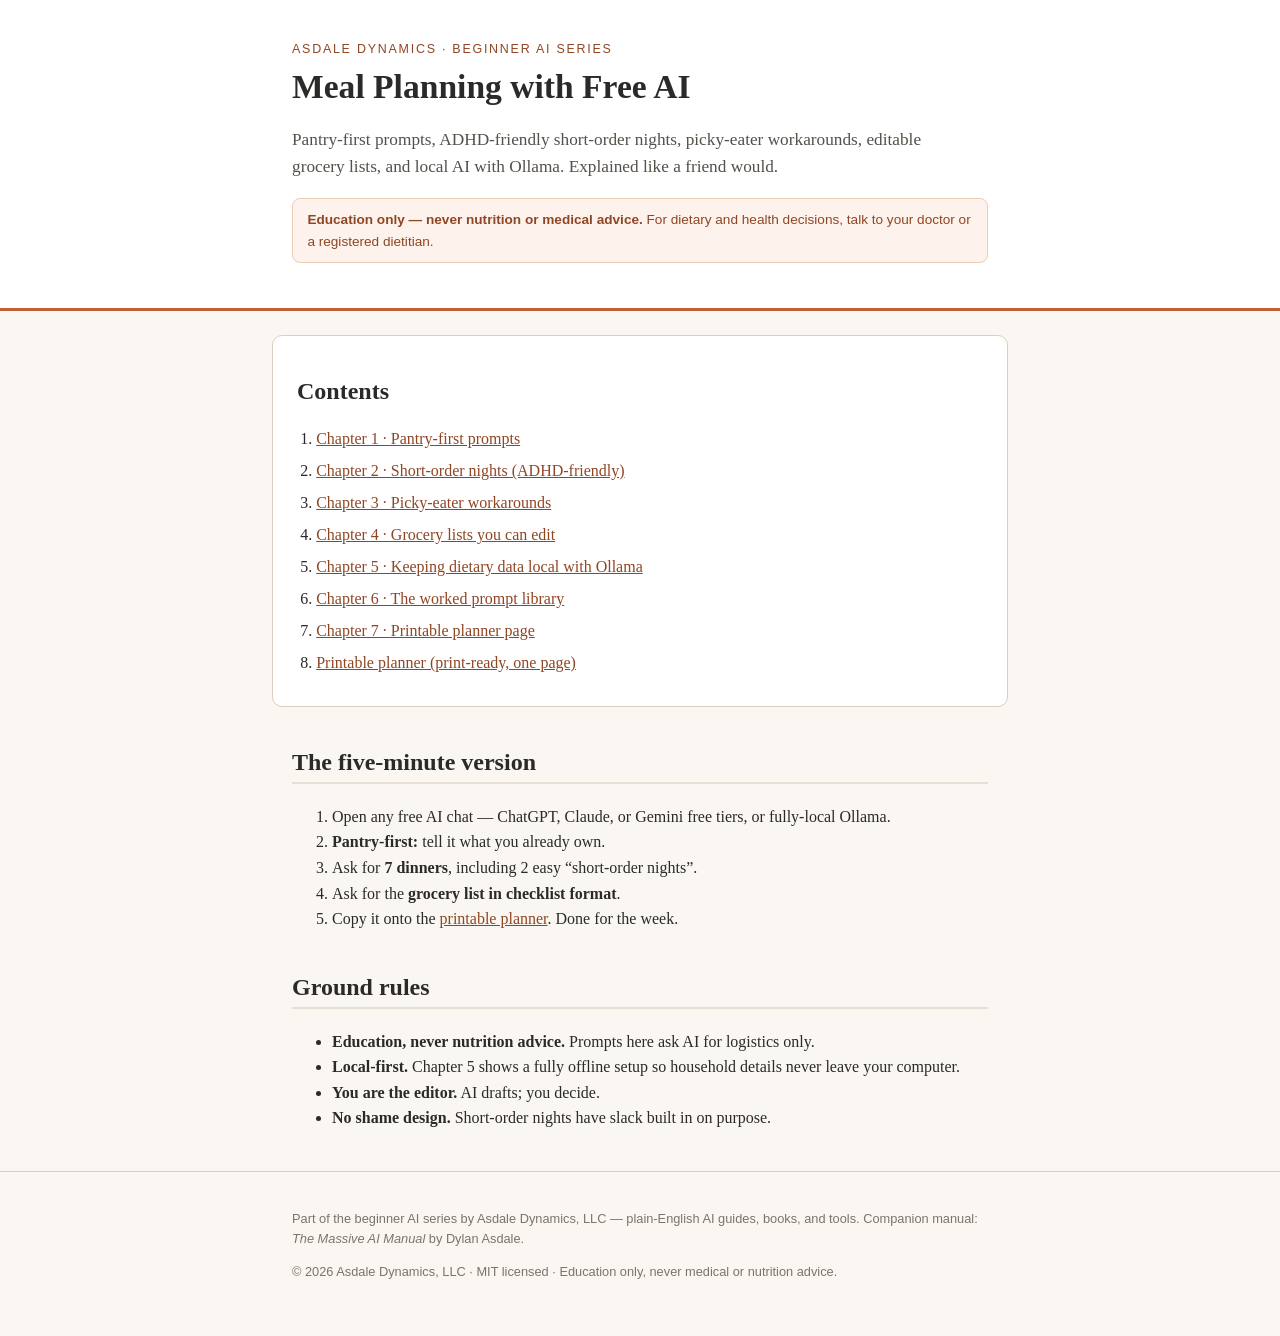
<file: site/index.html>
<!DOCTYPE html>
<html lang="en">
<head>
<meta charset="utf-8">
<meta name="viewport" content="width=device-width, initial-scale=1">
<title>Meal Planning with Free AI — Beginner Manual</title>
<link rel="stylesheet" href="style.css">
</head>
<body>
<header class="site-header">
  <div class="wrap">
    <p class="kicker">Asdale Dynamics · Beginner AI Series</p>
    <h1>Meal Planning with Free AI</h1>
    <p class="tagline">Pantry-first prompts, ADHD-friendly short-order nights, picky-eater workarounds, editable grocery lists, and local AI with Ollama. Explained like a friend would.</p>
    <p class="disclaimer"><strong>Education only — never nutrition or medical advice.</strong> For dietary and health decisions, talk to your doctor or a registered dietitian.</p>
  </div>
</header>

<nav class="toc wrap" aria-label="Chapters">
  <h2>Contents</h2>
  <ol>
    <li><a href="01-pantry-first-prompts.html">Chapter 1 · Pantry-first prompts</a></li>
    <li><a href="02-short-order-nights.html">Chapter 2 · Short-order nights (ADHD-friendly)</a></li>
    <li><a href="03-picky-eater-workarounds.html">Chapter 3 · Picky-eater workarounds</a></li>
    <li><a href="04-grocery-lists-you-can-edit.html">Chapter 4 · Grocery lists you can edit</a></li>
    <li><a href="05-local-ai-with-ollama.html">Chapter 5 · Keeping dietary data local with Ollama</a></li>
    <li><a href="06-prompt-library.html">Chapter 6 · The worked prompt library</a></li>
    <li><a href="07-printable-planner.html">Chapter 7 · Printable planner page</a></li>
    <li><a href="planner.html">Printable planner (print-ready, one page)</a></li>
  </ol>
</nav>

<main class="wrap">
  <section class="quickstart">
    <h2>The five-minute version</h2>
    <ol>
      <li>Open any free AI chat — ChatGPT, Claude, or Gemini free tiers, or fully-local Ollama.</li>
      <li><strong>Pantry-first:</strong> tell it what you already own.</li>
      <li>Ask for <strong>7 dinners</strong>, including 2 easy “short-order nights”.</li>
      <li>Ask for the <strong>grocery list in checklist format</strong>.</li>
      <li>Copy it onto the <a href="planner.html">printable planner</a>. Done for the week.</li>
    </ol>
  </section>

  <section class="principles">
    <h2>Ground rules</h2>
    <ul>
      <li><strong>Education, never nutrition advice.</strong> Prompts here ask AI for logistics only.</li>
      <li><strong>Local-first.</strong> Chapter 5 shows a fully offline setup so household details never leave your computer.</li>
      <li><strong>You are the editor.</strong> AI drafts; you decide.</li>
      <li><strong>No shame design.</strong> Short-order nights have slack built in on purpose.</li>
    </ul>
  </section>
</main>

<footer class="site-footer">
  <div class="wrap">
    <p>Part of the beginner AI series by Asdale Dynamics, LLC — plain-English AI guides, books, and tools. Companion manual: <em>The Massive AI Manual</em> by Dylan Asdale.</p>
    <p>© 2026 Asdale Dynamics, LLC · MIT licensed · Education only, never medical or nutrition advice.</p>
  </div>
</footer>
</body>
</html>
</file>
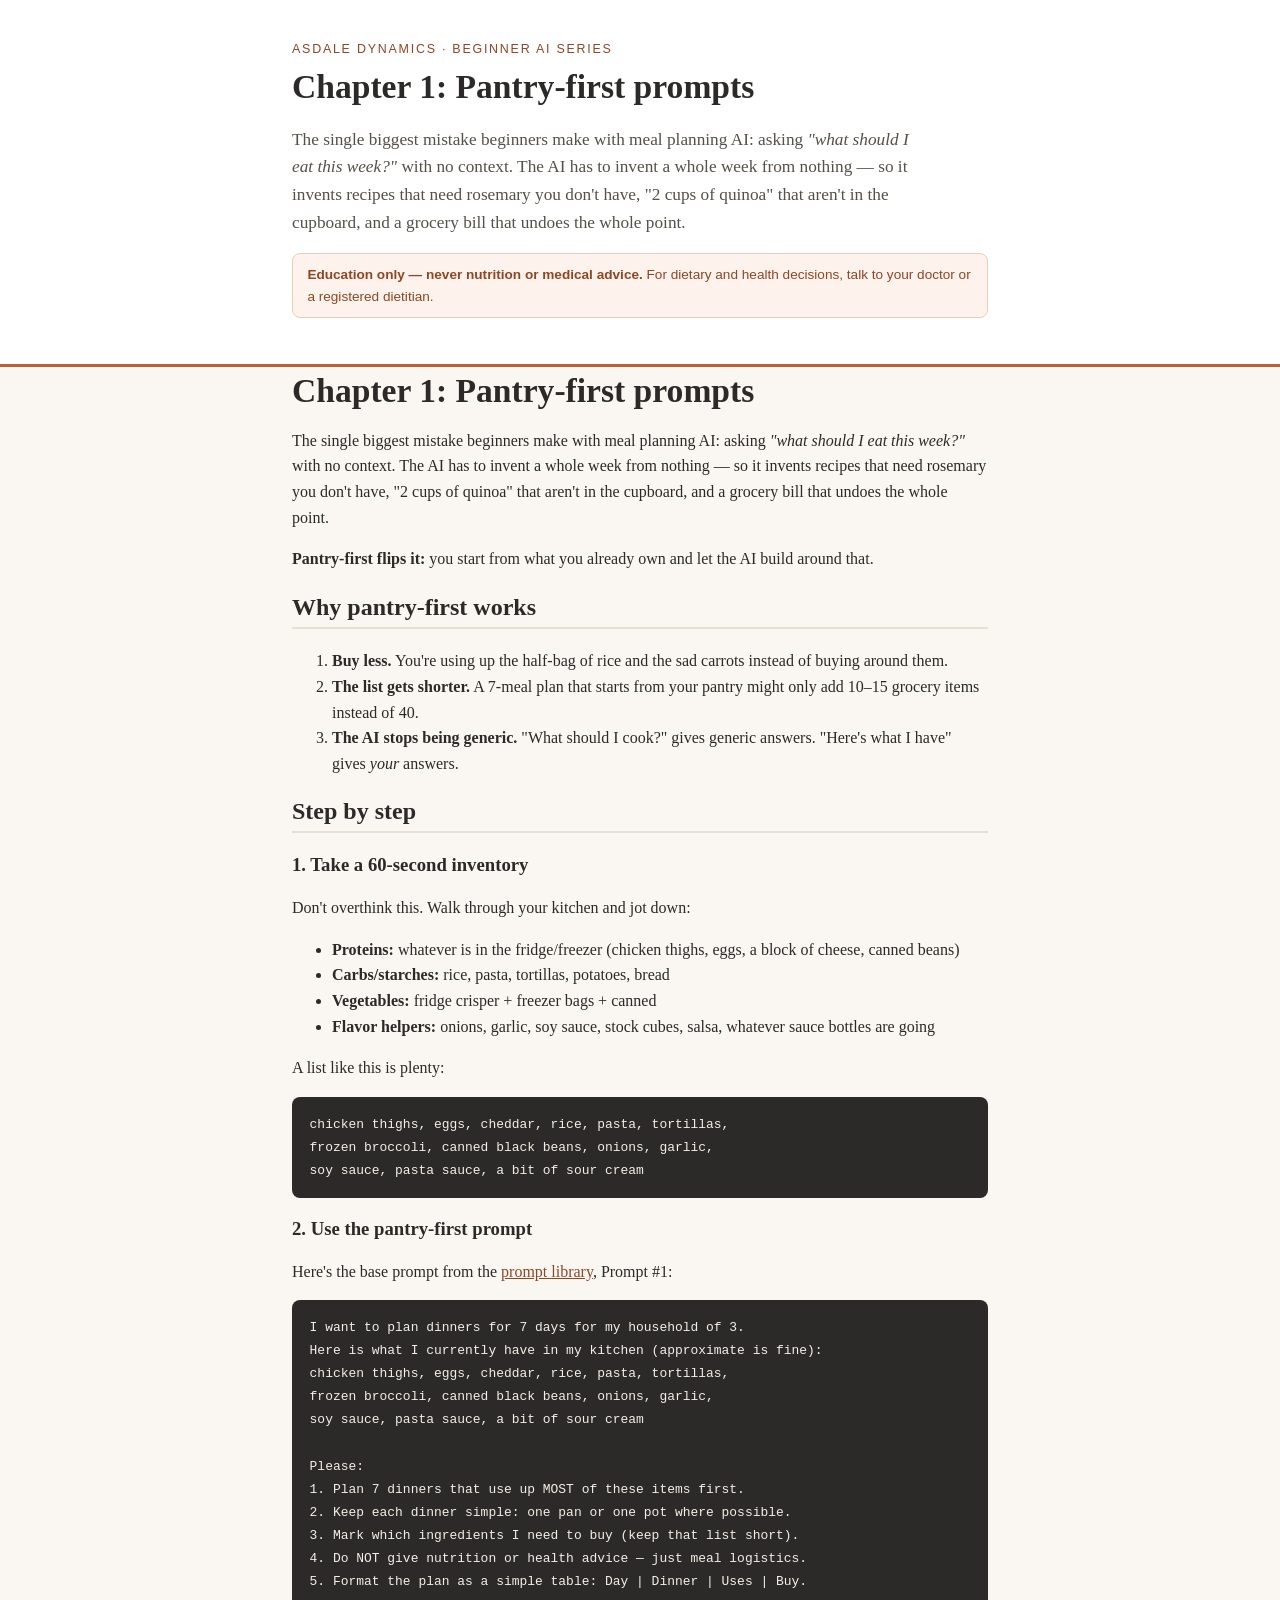
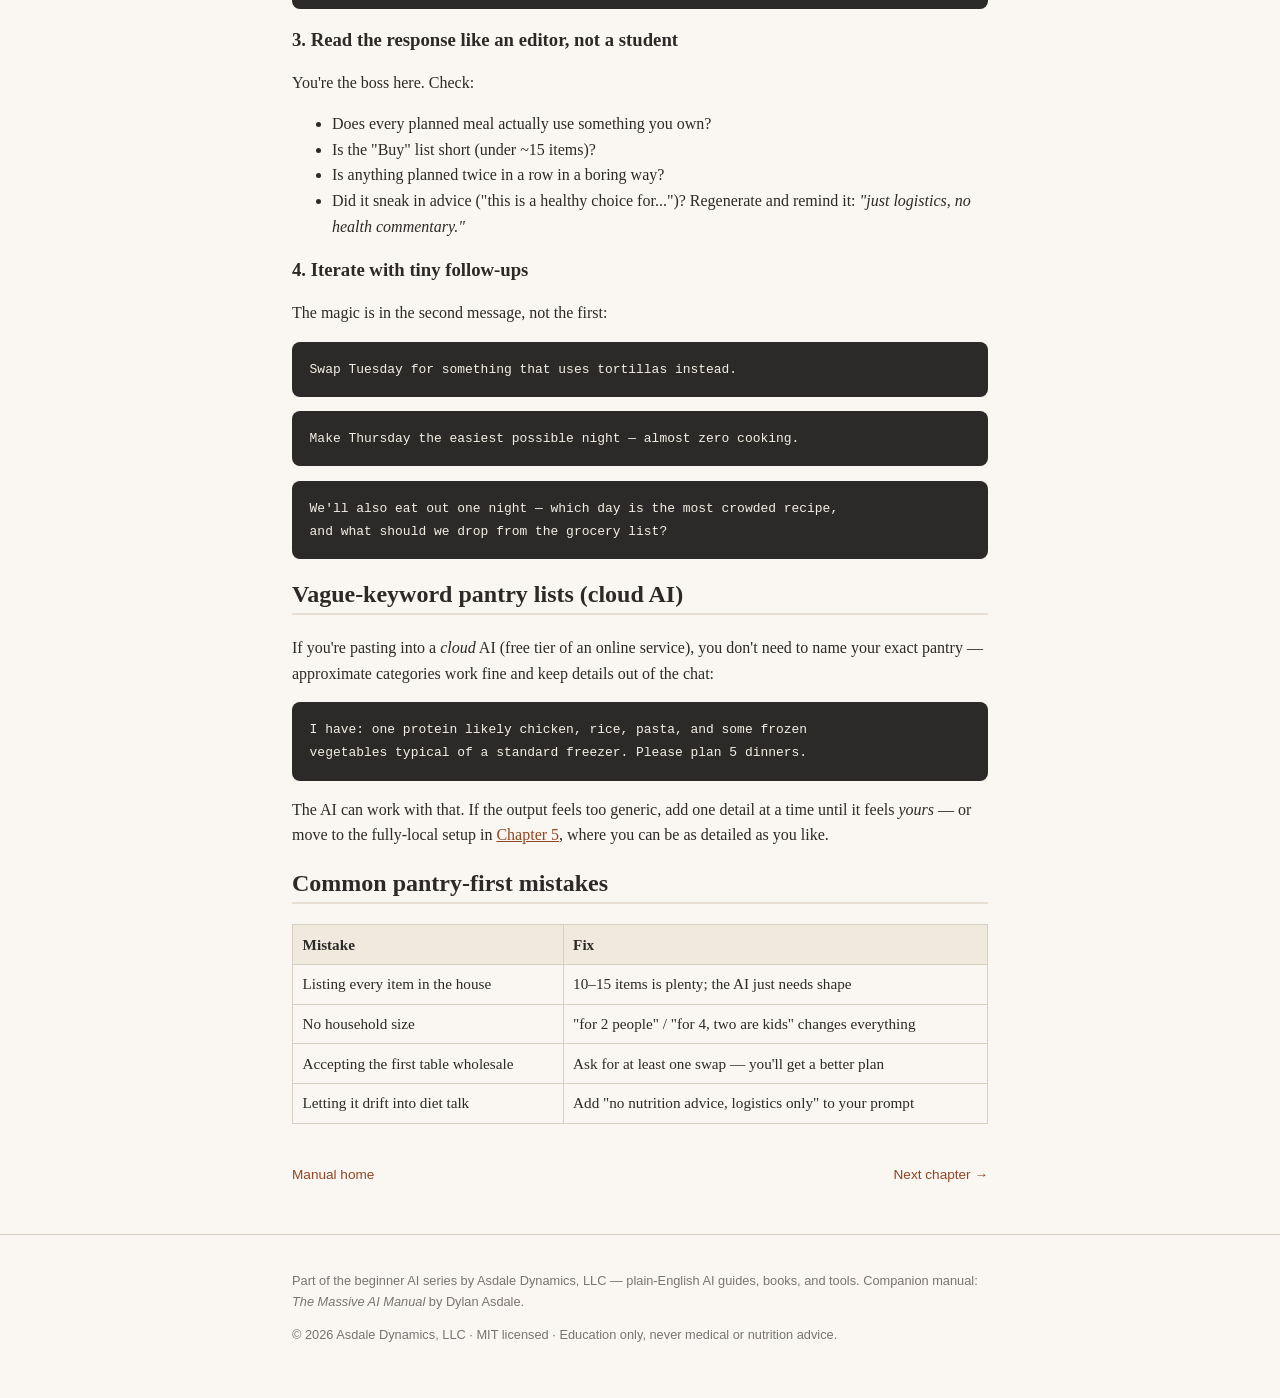
<file: site/01-pantry-first-prompts.html>
<!DOCTYPE html>
<html lang="en">
<head>
<meta charset="utf-8">
<meta name="viewport" content="width=device-width, initial-scale=1">
<title>Chapter 1: Pantry-first prompts — Meal Planning with Free AI</title>
<link rel="stylesheet" href="style.css">
</head>
<body>
<header class="site-header">
  <div class="wrap">
    <p class="kicker">Asdale Dynamics · Beginner AI Series</p>
    <h1><a href="index.html" style="color:inherit;text-decoration:none">Chapter 1: Pantry-first prompts</a></h1>
    <p class="tagline">The single biggest mistake beginners make with meal planning AI: asking <em>"what should I eat this week?"</em> with no context. The AI has to invent a whole week from nothing — so it invents recipes that need rosemary you don't have, "2 cups of quinoa" that aren't in the cupboard, and a grocery bill that undoes the whole point.</p>
    <p class="disclaimer"><strong>Education only — never nutrition or medical advice.</strong> For dietary and health decisions, talk to your doctor or a registered dietitian.</p>
  </div>
</header>
<main class="wrap">
<h1>Chapter 1: Pantry-first prompts</h1>
<p>The single biggest mistake beginners make with meal planning AI: asking <em>"what should I eat this week?"</em> with no context. The AI has to invent a whole week from nothing — so it invents recipes that need rosemary you don't have, "2 cups of quinoa" that aren't in the cupboard, and a grocery bill that undoes the whole point.</p>
<p><strong>Pantry-first flips it:</strong> you start from what you already own and let the AI build around that.</p>
<h2>Why pantry-first works</h2>
<ol><li><strong>Buy less.</strong> You're using up the half-bag of rice and the sad carrots instead of buying around them.</li><li><strong>The list gets shorter.</strong> A 7-meal plan that starts from your pantry might only add 10–15 grocery items instead of 40.</li><li><strong>The AI stops being generic.</strong> "What should I cook?" gives generic answers. "Here's what I have" gives <em>your</em> answers.</li></ol>
<h2>Step by step</h2>
<h3>1. Take a 60-second inventory</h3>
<p>Don't overthink this. Walk through your kitchen and jot down:</p>
<ul><li><strong>Proteins:</strong> whatever is in the fridge/freezer (chicken thighs, eggs, a block of cheese, canned beans)</li><li><strong>Carbs/starches:</strong> rice, pasta, tortillas, potatoes, bread</li><li><strong>Vegetables:</strong> fridge crisper + freezer bags + canned</li><li><strong>Flavor helpers:</strong> onions, garlic, soy sauce, stock cubes, salsa, whatever sauce bottles are going</li></ul>
<p>A list like this is plenty:</p>
<pre><code>chicken thighs, eggs, cheddar, rice, pasta, tortillas,
frozen broccoli, canned black beans, onions, garlic,
soy sauce, pasta sauce, a bit of sour cream</code></pre>
<h3>2. Use the pantry-first prompt</h3>
<p>Here's the base prompt from the <a href="06-prompt-library.html">prompt library</a>, Prompt #1:</p>
<pre><code>I want to plan dinners for 7 days for my household of 3.
Here is what I currently have in my kitchen (approximate is fine):
chicken thighs, eggs, cheddar, rice, pasta, tortillas,
frozen broccoli, canned black beans, onions, garlic,
soy sauce, pasta sauce, a bit of sour cream

Please:
1. Plan 7 dinners that use up MOST of these items first.
2. Keep each dinner simple: one pan or one pot where possible.
3. Mark which ingredients I need to buy (keep that list short).
4. Do NOT give nutrition or health advice — just meal logistics.
5. Format the plan as a simple table: Day | Dinner | Uses | Buy.</code></pre>
<h3>3. Read the response like an editor, not a student</h3>
<p>You're the boss here. Check:</p>
<ul><li>Does every planned meal actually use something you own?</li><li>Is the "Buy" list short (under ~15 items)?</li><li>Is anything planned twice in a row in a boring way?</li><li>Did it sneak in advice ("this is a healthy choice for...")? Regenerate and remind it: <em>"just logistics, no health commentary."</em></li></ul>
<h3>4. Iterate with tiny follow-ups</h3>
<p>The magic is in the second message, not the first:</p>
<pre><code>Swap Tuesday for something that uses tortillas instead.</code></pre>
<pre><code>Make Thursday the easiest possible night — almost zero cooking.</code></pre>
<pre><code>We&#x27;ll also eat out one night — which day is the most crowded recipe,
and what should we drop from the grocery list?</code></pre>
<h2>Vague-keyword pantry lists (cloud AI)</h2>
<p>If you're pasting into a <em>cloud</em> AI (free tier of an online service), you don't need to name your exact pantry — approximate categories work fine and keep details out of the chat:</p>
<pre><code>I have: one protein likely chicken, rice, pasta, and some frozen
vegetables typical of a standard freezer. Please plan 5 dinners.</code></pre>
<p>The AI can work with that. If the output feels too generic, add one detail at a time until it feels <em>yours</em> — or move to the fully-local setup in <a href="05-local-ai-with-ollama.html">Chapter 5</a>, where you can be as detailed as you like.</p>
<h2>Common pantry-first mistakes</h2>
<table><thead><tr><th>Mistake</th><th>Fix</th></tr></thead><tbody><tr><td>Listing every item in the house</td><td>10–15 items is plenty; the AI just needs shape</td></tr><tr><td>No household size</td><td>"for 2 people" / "for 4, two are kids" changes everything</td></tr><tr><td>Accepting the first table wholesale</td><td>Ask for at least one swap — you'll get a better plan</td></tr><tr><td>Letting it drift into diet talk</td><td>Add "no nutrition advice, logistics only" to your prompt</td></tr></tbody></table>
<nav class="chapter-nav" aria-label="Chapter navigation">
  <a href="index.html">Manual home</a><a href="02-short-order-nights.html">Next chapter →</a>
</nav>
</main>
<footer class="site-footer">
  <div class="wrap">
    <p>Part of the beginner AI series by Asdale Dynamics, LLC — plain-English AI guides, books, and tools. Companion manual: <em>The Massive AI Manual</em> by Dylan Asdale.</p>
    <p>© 2026 Asdale Dynamics, LLC · MIT licensed · Education only, never medical or nutrition advice.</p>
  </div>
</footer>
</body>
</html>
</file>
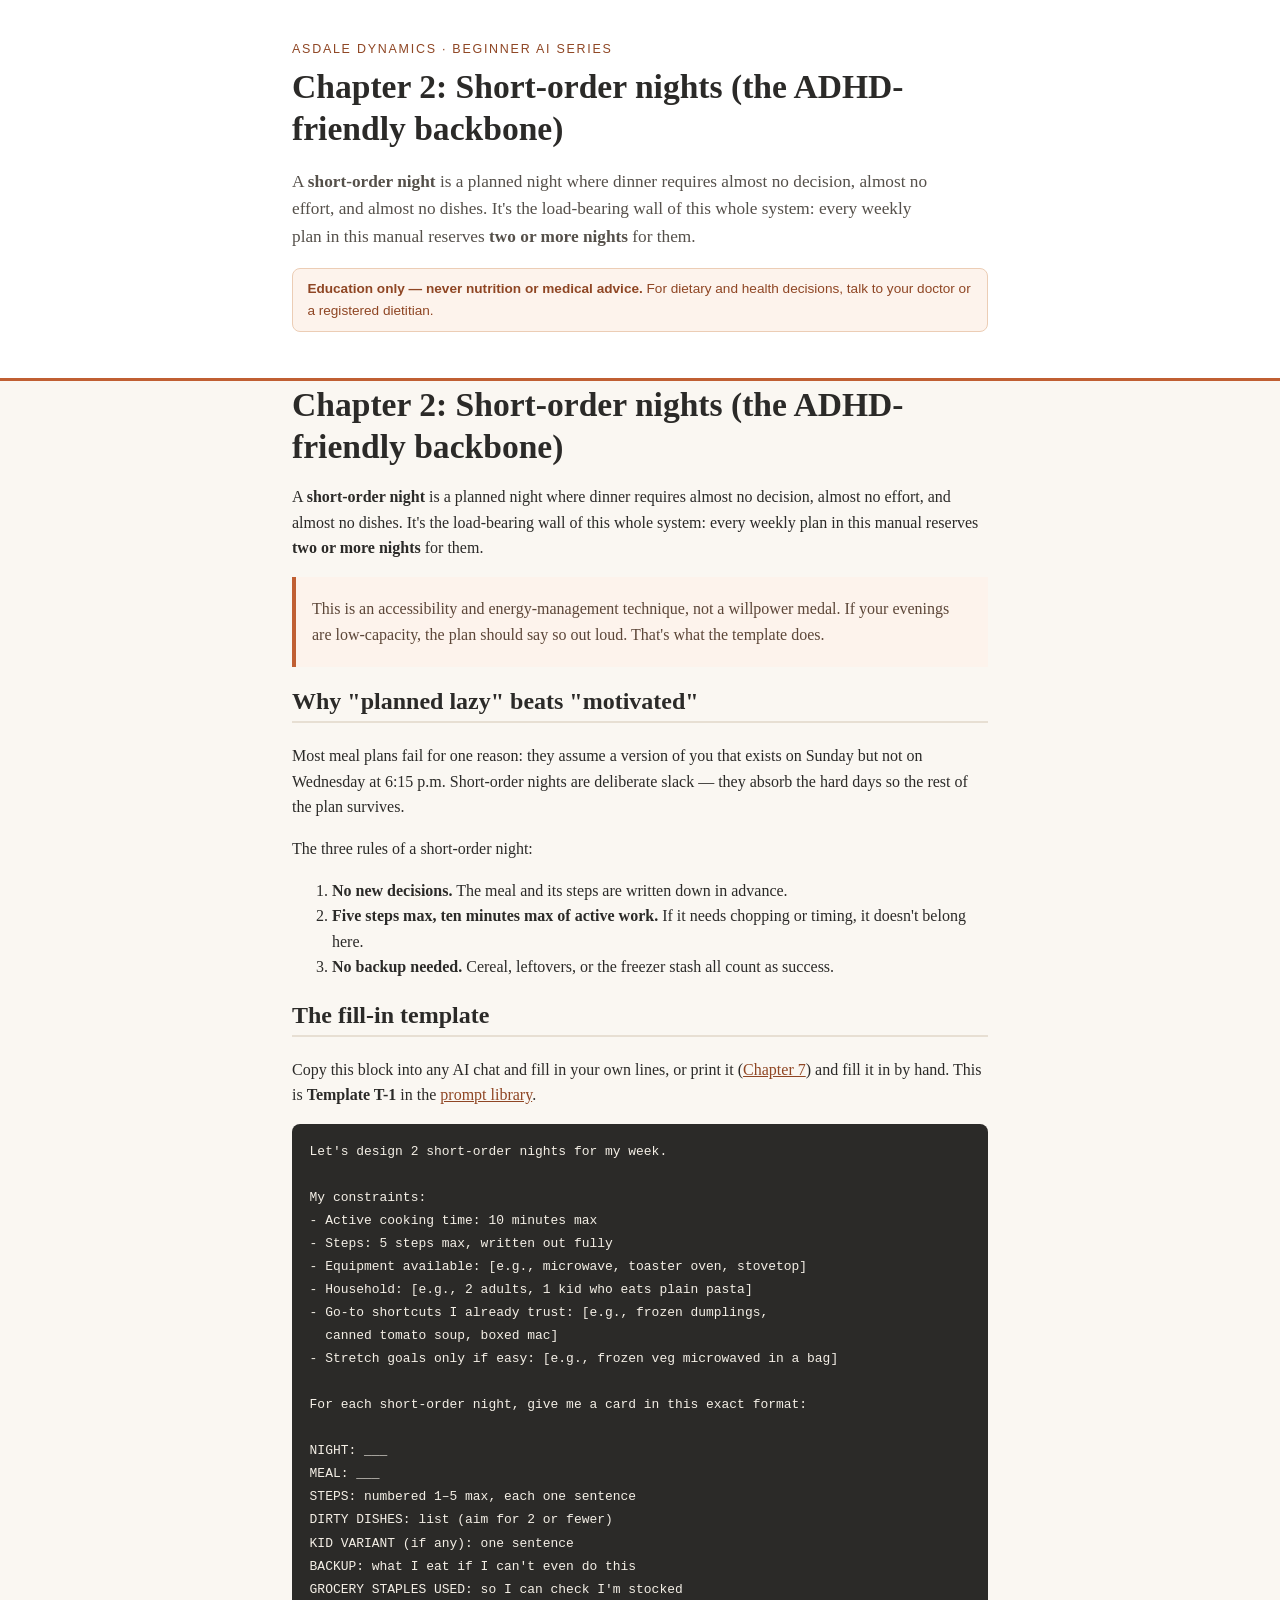
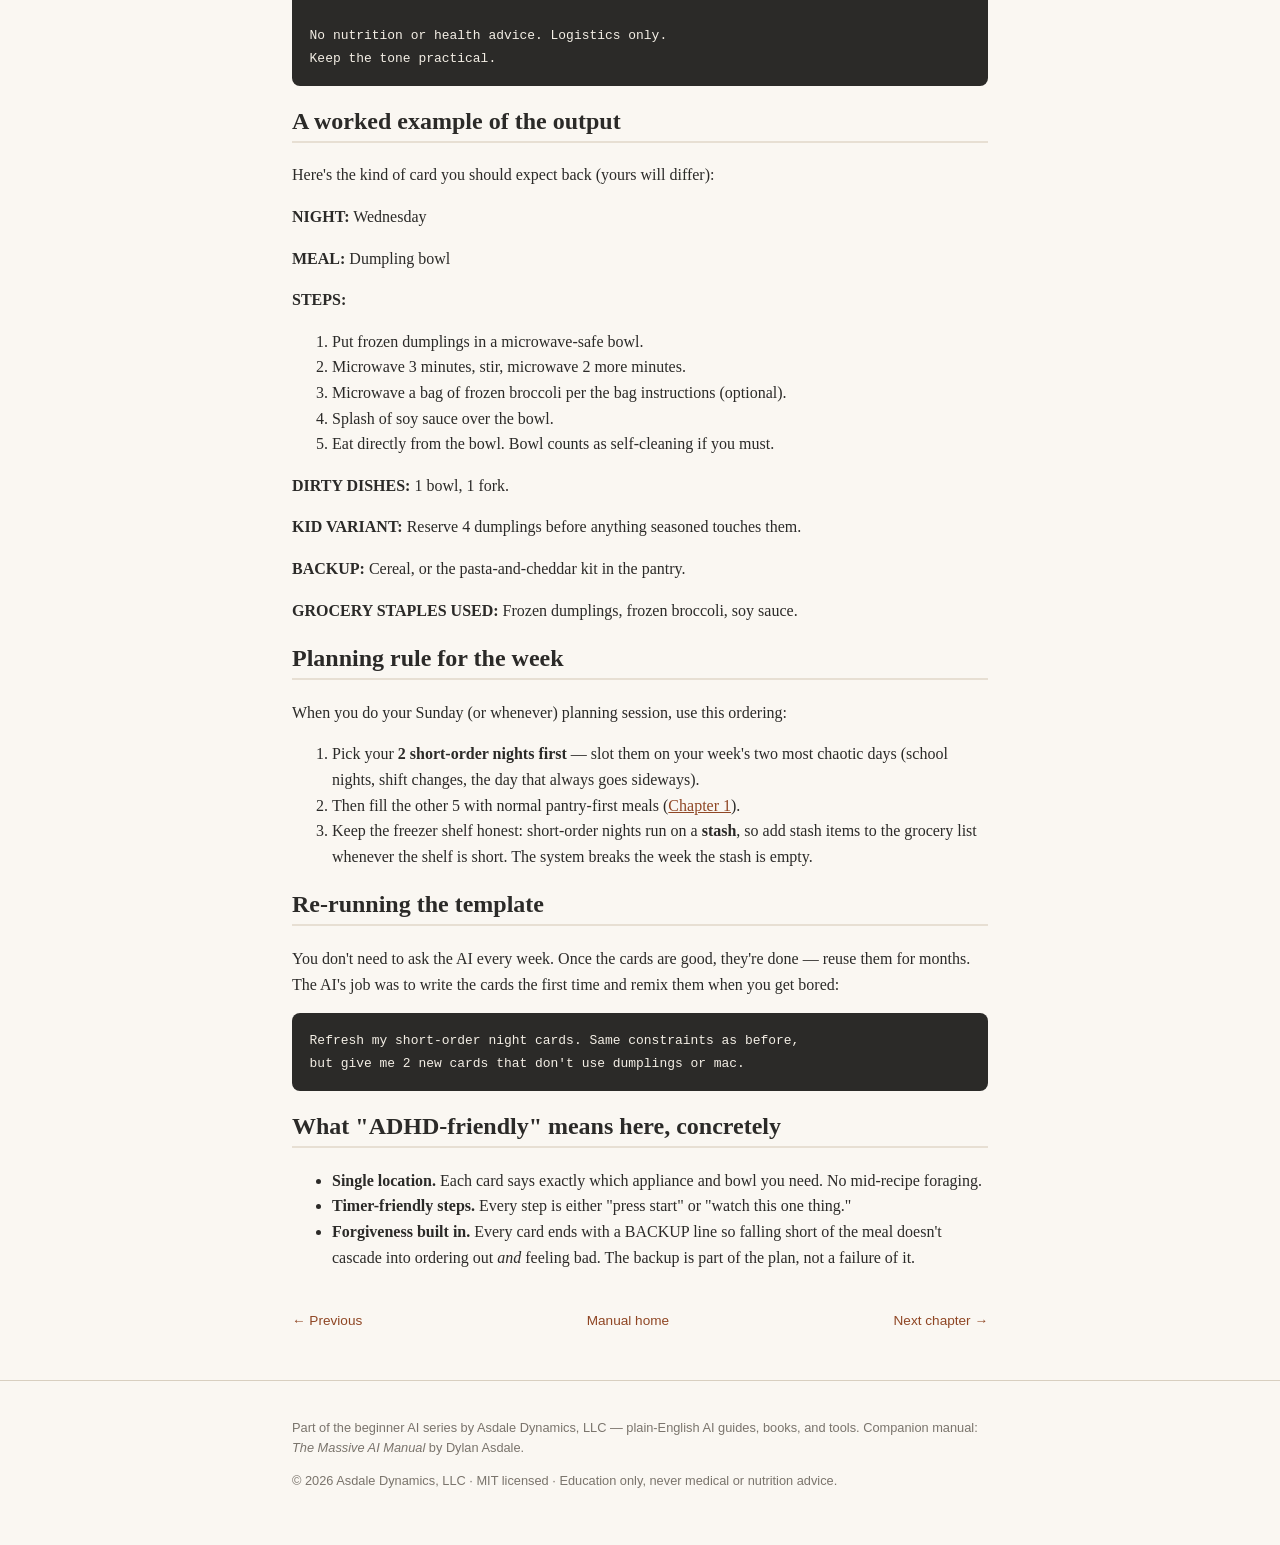
<file: site/02-short-order-nights.html>
<!DOCTYPE html>
<html lang="en">
<head>
<meta charset="utf-8">
<meta name="viewport" content="width=device-width, initial-scale=1">
<title>Chapter 2: Short-order nights (the ADHD-friendly backbone) — Meal Planning with Free AI</title>
<link rel="stylesheet" href="style.css">
</head>
<body>
<header class="site-header">
  <div class="wrap">
    <p class="kicker">Asdale Dynamics · Beginner AI Series</p>
    <h1><a href="index.html" style="color:inherit;text-decoration:none">Chapter 2: Short-order nights (the ADHD-friendly backbone)</a></h1>
    <p class="tagline">A <strong>short-order night</strong> is a planned night where dinner requires almost no decision, almost no effort, and almost no dishes. It's the load-bearing wall of this whole system: every weekly plan in this manual reserves <strong>two or more nights</strong> for them.</p>
    <p class="disclaimer"><strong>Education only — never nutrition or medical advice.</strong> For dietary and health decisions, talk to your doctor or a registered dietitian.</p>
  </div>
</header>
<main class="wrap">
<h1>Chapter 2: Short-order nights (the ADHD-friendly backbone)</h1>
<p>A <strong>short-order night</strong> is a planned night where dinner requires almost no decision, almost no effort, and almost no dishes. It's the load-bearing wall of this whole system: every weekly plan in this manual reserves <strong>two or more nights</strong> for them.</p>
<blockquote><p>This is an accessibility and energy-management technique, not a willpower medal. If your evenings are low-capacity, the plan should say so out loud. That's what the template does.</p></blockquote>
<h2>Why "planned lazy" beats "motivated"</h2>
<p>Most meal plans fail for one reason: they assume a version of you that exists on Sunday but not on Wednesday at 6:15 p.m. Short-order nights are deliberate slack — they absorb the hard days so the rest of the plan survives.</p>
<p>The three rules of a short-order night:</p>
<ol><li><strong>No new decisions.</strong> The meal and its steps are written down in advance.</li><li><strong>Five steps max, ten minutes max of active work.</strong> If it needs chopping or timing, it doesn't belong here.</li><li><strong>No backup needed.</strong> Cereal, leftovers, or the freezer stash all count as success.</li></ol>
<h2>The fill-in template</h2>
<p>Copy this block into any AI chat and fill in your own lines, or print it (<a href="07-printable-planner.html">Chapter 7</a>) and fill it in by hand. This is <strong>Template T-1</strong> in the <a href="06-prompt-library.html">prompt library</a>.</p>
<pre><code>Let&#x27;s design 2 short-order nights for my week.

My constraints:
- Active cooking time: 10 minutes max
- Steps: 5 steps max, written out fully
- Equipment available: [e.g., microwave, toaster oven, stovetop]
- Household: [e.g., 2 adults, 1 kid who eats plain pasta]
- Go-to shortcuts I already trust: [e.g., frozen dumplings,
  canned tomato soup, boxed mac]
- Stretch goals only if easy: [e.g., frozen veg microwaved in a bag]

For each short-order night, give me a card in this exact format:

NIGHT: ___
MEAL: ___
STEPS: numbered 1–5 max, each one sentence
DIRTY DISHES: list (aim for 2 or fewer)
KID VARIANT (if any): one sentence
BACKUP: what I eat if I can&#x27;t even do this
GROCERY STAPLES USED: so I can check I&#x27;m stocked

No nutrition or health advice. Logistics only.
Keep the tone practical.</code></pre>
<h2>A worked example of the output</h2>
<p>Here's the kind of card you should expect back (yours will differ):</p>
<p><strong>NIGHT:</strong> Wednesday</p>
<p><strong>MEAL:</strong> Dumpling bowl</p>
<p><strong>STEPS:</strong></p>
<ol><li>Put frozen dumplings in a microwave-safe bowl.</li><li>Microwave 3 minutes, stir, microwave 2 more minutes.</li><li>Microwave a bag of frozen broccoli per the bag instructions (optional).</li><li>Splash of soy sauce over the bowl.</li><li>Eat directly from the bowl. Bowl counts as self-cleaning if you must.</li></ol>
<p><strong>DIRTY DISHES:</strong> 1 bowl, 1 fork.</p>
<p><strong>KID VARIANT:</strong> Reserve 4 dumplings before anything seasoned touches them.</p>
<p><strong>BACKUP:</strong> Cereal, or the pasta-and-cheddar kit in the pantry.</p>
<p><strong>GROCERY STAPLES USED:</strong> Frozen dumplings, frozen broccoli, soy sauce.</p>
<h2>Planning rule for the week</h2>
<p>When you do your Sunday (or whenever) planning session, use this ordering:</p>
<ol><li>Pick your <strong>2 short-order nights first</strong> — slot them on your week's two most chaotic days (school nights, shift changes, the day that always goes sideways).</li><li>Then fill the other 5 with normal pantry-first meals (<a href="01-pantry-first-prompts.html">Chapter 1</a>).</li><li>Keep the freezer shelf honest: short-order nights run on a <strong>stash</strong>, so add stash items to the grocery list whenever the shelf is short. The system breaks the week the stash is empty.</li></ol>
<h2>Re-running the template</h2>
<p>You don't need to ask the AI every week. Once the cards are good, they're done — reuse them for months. The AI's job was to write the cards the first time and remix them when you get bored:</p>
<pre><code>Refresh my short-order night cards. Same constraints as before,
but give me 2 new cards that don&#x27;t use dumplings or mac.</code></pre>
<h2>What "ADHD-friendly" means here, concretely</h2>
<ul><li><strong>Single location.</strong> Each card says exactly which appliance and bowl you need. No mid-recipe foraging.</li><li><strong>Timer-friendly steps.</strong> Every step is either "press start" or "watch this one thing."</li><li><strong>Forgiveness built in.</strong> Every card ends with a BACKUP line so falling short of the meal doesn't cascade into ordering out <em>and</em> feeling bad. The backup is part of the plan, not a failure of it.</li></ul>
<nav class="chapter-nav" aria-label="Chapter navigation">
  <a href="01-pantry-first-prompts.html">← Previous</a><a href="index.html">Manual home</a><a href="03-picky-eater-workarounds.html">Next chapter →</a>
</nav>
</main>
<footer class="site-footer">
  <div class="wrap">
    <p>Part of the beginner AI series by Asdale Dynamics, LLC — plain-English AI guides, books, and tools. Companion manual: <em>The Massive AI Manual</em> by Dylan Asdale.</p>
    <p>© 2026 Asdale Dynamics, LLC · MIT licensed · Education only, never medical or nutrition advice.</p>
  </div>
</footer>
</body>
</html>
</file>
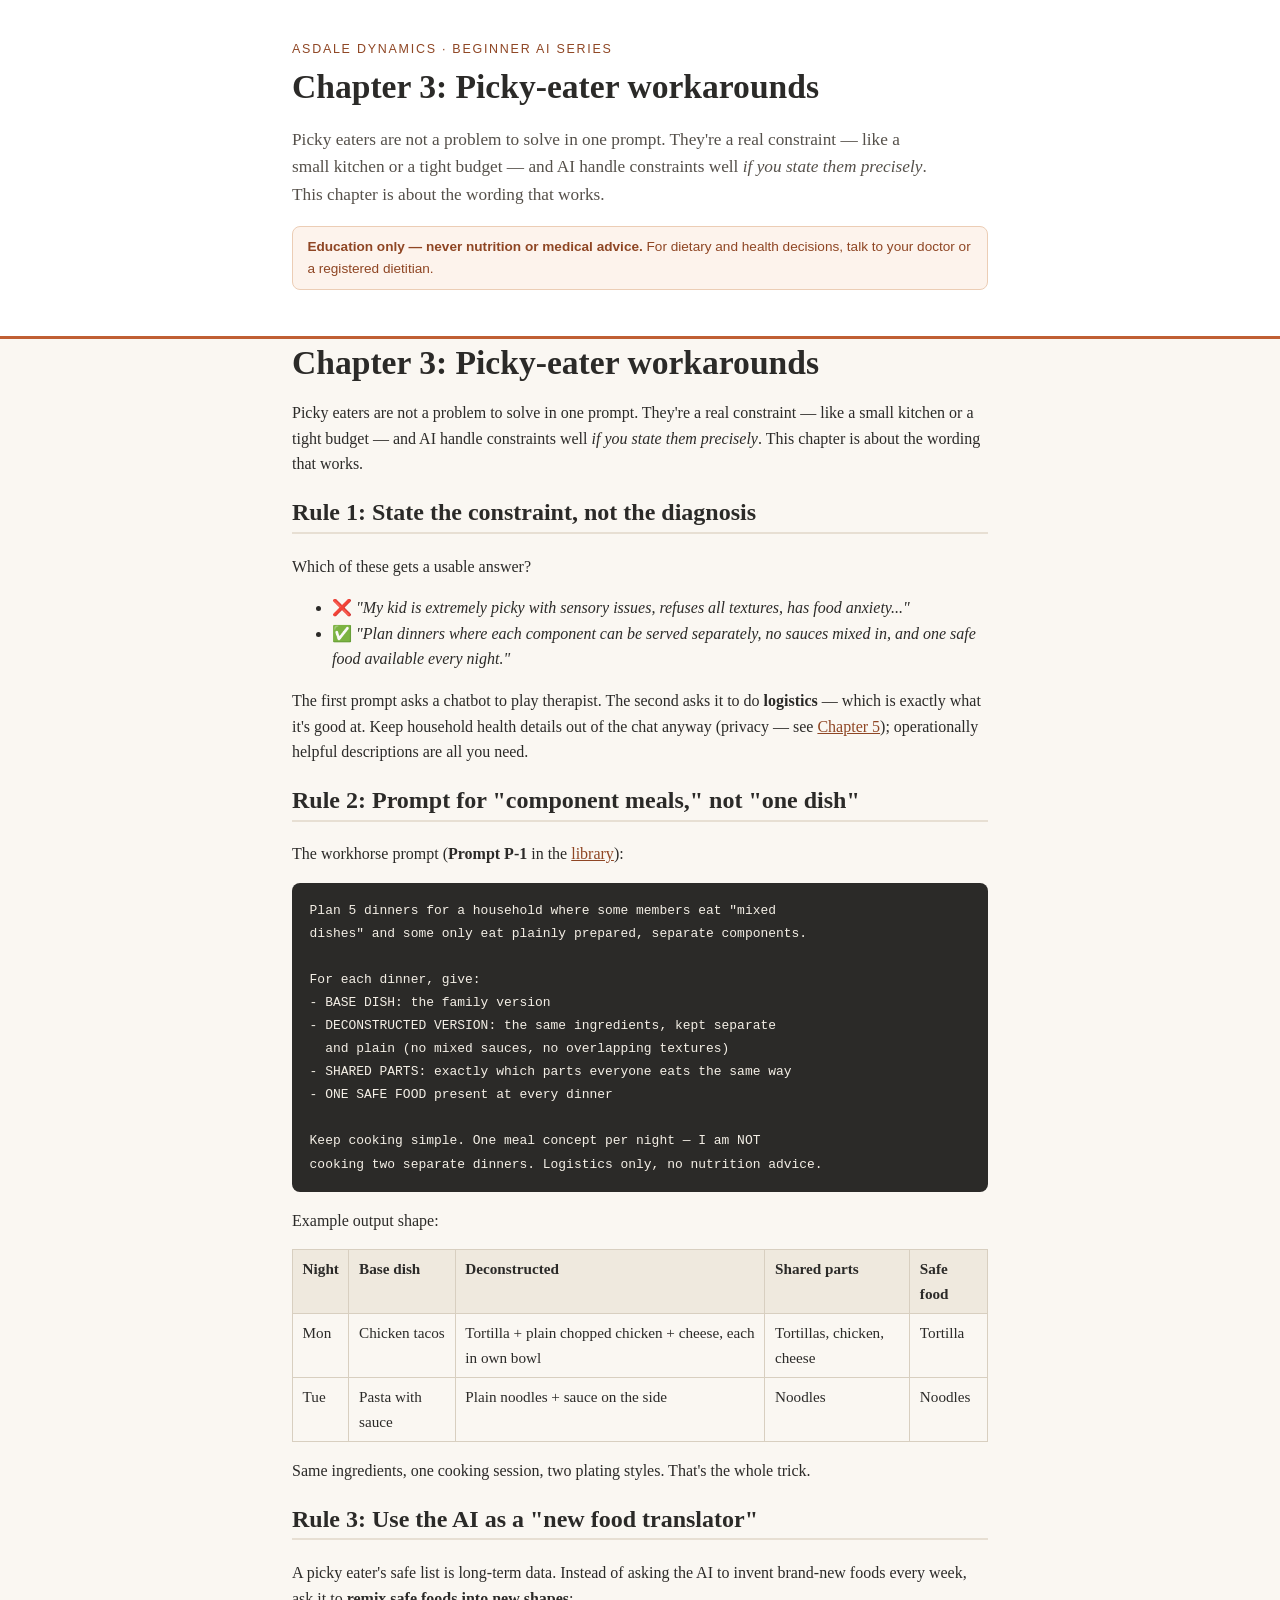
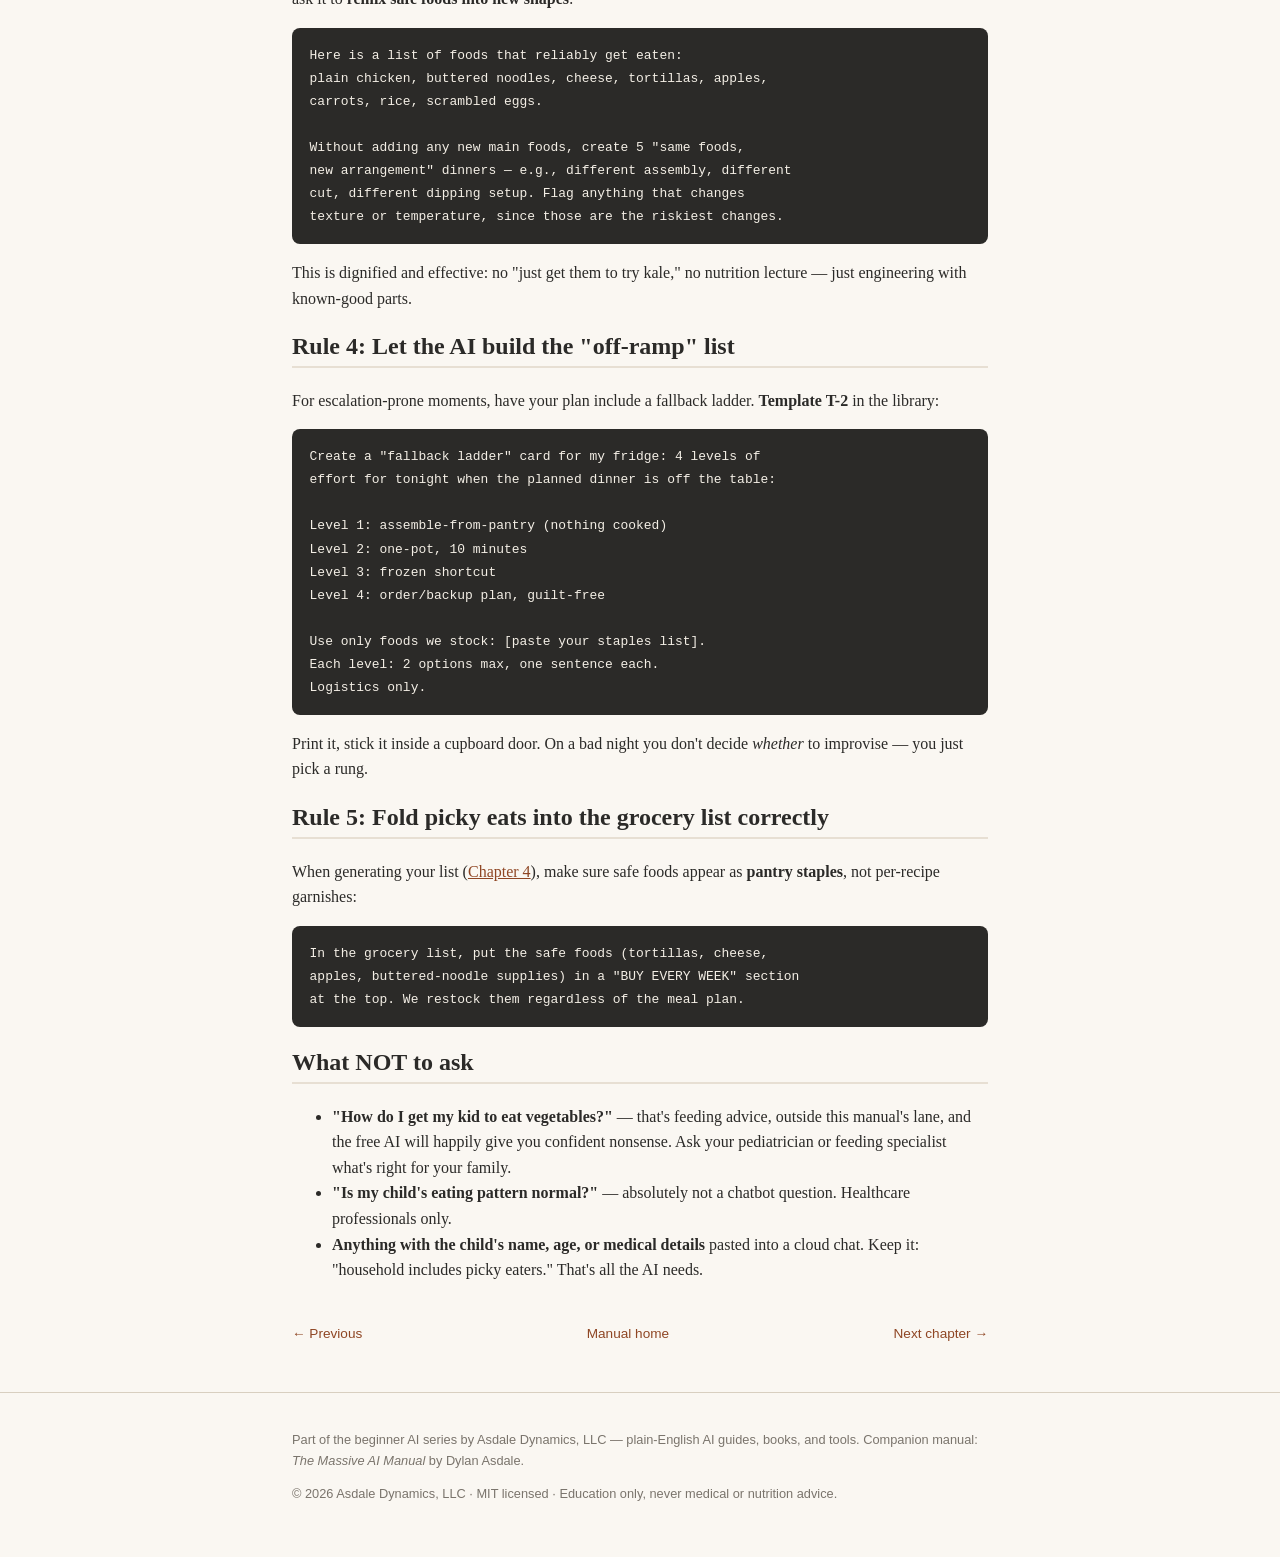
<file: site/03-picky-eater-workarounds.html>
<!DOCTYPE html>
<html lang="en">
<head>
<meta charset="utf-8">
<meta name="viewport" content="width=device-width, initial-scale=1">
<title>Chapter 3: Picky-eater workarounds — Meal Planning with Free AI</title>
<link rel="stylesheet" href="style.css">
</head>
<body>
<header class="site-header">
  <div class="wrap">
    <p class="kicker">Asdale Dynamics · Beginner AI Series</p>
    <h1><a href="index.html" style="color:inherit;text-decoration:none">Chapter 3: Picky-eater workarounds</a></h1>
    <p class="tagline">Picky eaters are not a problem to solve in one prompt. They're a real constraint — like a small kitchen or a tight budget — and AI handle constraints well <em>if you state them precisely</em>. This chapter is about the wording that works.</p>
    <p class="disclaimer"><strong>Education only — never nutrition or medical advice.</strong> For dietary and health decisions, talk to your doctor or a registered dietitian.</p>
  </div>
</header>
<main class="wrap">
<h1>Chapter 3: Picky-eater workarounds</h1>
<p>Picky eaters are not a problem to solve in one prompt. They're a real constraint — like a small kitchen or a tight budget — and AI handle constraints well <em>if you state them precisely</em>. This chapter is about the wording that works.</p>
<h2>Rule 1: State the constraint, not the diagnosis</h2>
<p>Which of these gets a usable answer?</p>
<ul><li>❌ <em>"My kid is extremely picky with sensory issues, refuses all textures, has food anxiety..."</em></li><li>✅ <em>"Plan dinners where each component can be served separately, no sauces mixed in, and one safe food available every night."</em></li></ul>
<p>The first prompt asks a chatbot to play therapist. The second asks it to do <strong>logistics</strong> — which is exactly what it's good at. Keep household health details out of the chat anyway (privacy — see <a href="05-local-ai-with-ollama.html">Chapter 5</a>); operationally helpful descriptions are all you need.</p>
<h2>Rule 2: Prompt for "component meals," not "one dish"</h2>
<p>The workhorse prompt (<strong>Prompt P-1</strong> in the <a href="06-prompt-library.html">library</a>):</p>
<pre><code>Plan 5 dinners for a household where some members eat &quot;mixed
dishes&quot; and some only eat plainly prepared, separate components.

For each dinner, give:
- BASE DISH: the family version
- DECONSTRUCTED VERSION: the same ingredients, kept separate
  and plain (no mixed sauces, no overlapping textures)
- SHARED PARTS: exactly which parts everyone eats the same way
- ONE SAFE FOOD present at every dinner

Keep cooking simple. One meal concept per night — I am NOT
cooking two separate dinners. Logistics only, no nutrition advice.</code></pre>
<p>Example output shape:</p>
<table><thead><tr><th>Night</th><th>Base dish</th><th>Deconstructed</th><th>Shared parts</th><th>Safe food</th></tr></thead><tbody><tr><td>Mon</td><td>Chicken tacos</td><td>Tortilla + plain chopped chicken + cheese, each in own bowl</td><td>Tortillas, chicken, cheese</td><td>Tortilla</td></tr><tr><td>Tue</td><td>Pasta with sauce</td><td>Plain noodles + sauce on the side</td><td>Noodles</td><td>Noodles</td></tr></tbody></table>
<p>Same ingredients, one cooking session, two plating styles. That's the whole trick.</p>
<h2>Rule 3: Use the AI as a "new food translator"</h2>
<p>A picky eater's safe list is long-term data. Instead of asking the AI to invent brand-new foods every week, ask it to <strong>remix safe foods into new shapes</strong>:</p>
<pre><code>Here is a list of foods that reliably get eaten:
plain chicken, buttered noodles, cheese, tortillas, apples,
carrots, rice, scrambled eggs.

Without adding any new main foods, create 5 &quot;same foods,
new arrangement&quot; dinners — e.g., different assembly, different
cut, different dipping setup. Flag anything that changes
texture or temperature, since those are the riskiest changes.</code></pre>
<p>This is dignified and effective: no "just get them to try kale," no nutrition lecture — just engineering with known-good parts.</p>
<h2>Rule 4: Let the AI build the "off-ramp" list</h2>
<p>For escalation-prone moments, have your plan include a fallback ladder. <strong>Template T-2</strong> in the library:</p>
<pre><code>Create a &quot;fallback ladder&quot; card for my fridge: 4 levels of
effort for tonight when the planned dinner is off the table:

Level 1: assemble-from-pantry (nothing cooked)
Level 2: one-pot, 10 minutes
Level 3: frozen shortcut
Level 4: order/backup plan, guilt-free

Use only foods we stock: [paste your staples list].
Each level: 2 options max, one sentence each.
Logistics only.</code></pre>
<p>Print it, stick it inside a cupboard door. On a bad night you don't decide <em>whether</em> to improvise — you just pick a rung.</p>
<h2>Rule 5: Fold picky eats into the grocery list correctly</h2>
<p>When generating your list (<a href="04-grocery-lists-you-can-edit.html">Chapter 4</a>), make sure safe foods appear as <strong>pantry staples</strong>, not per-recipe garnishes:</p>
<pre><code>In the grocery list, put the safe foods (tortillas, cheese,
apples, buttered-noodle supplies) in a &quot;BUY EVERY WEEK&quot; section
at the top. We restock them regardless of the meal plan.</code></pre>
<h2>What NOT to ask</h2>
<ul><li><strong>"How do I get my kid to eat vegetables?"</strong> — that's feeding advice, outside this manual's lane, and the free AI will happily give you confident nonsense. Ask your pediatrician or feeding specialist what's right for your family.</li><li><strong>"Is my child's eating pattern normal?"</strong> — absolutely not a chatbot question. Healthcare professionals only.</li><li><strong>Anything with the child's name, age, or medical details</strong> pasted into a cloud chat. Keep it: "household includes picky eaters." That's all the AI needs.</li></ul>
<nav class="chapter-nav" aria-label="Chapter navigation">
  <a href="02-short-order-nights.html">← Previous</a><a href="index.html">Manual home</a><a href="04-grocery-lists-you-can-edit.html">Next chapter →</a>
</nav>
</main>
<footer class="site-footer">
  <div class="wrap">
    <p>Part of the beginner AI series by Asdale Dynamics, LLC — plain-English AI guides, books, and tools. Companion manual: <em>The Massive AI Manual</em> by Dylan Asdale.</p>
    <p>© 2026 Asdale Dynamics, LLC · MIT licensed · Education only, never medical or nutrition advice.</p>
  </div>
</footer>
</body>
</html>
</file>
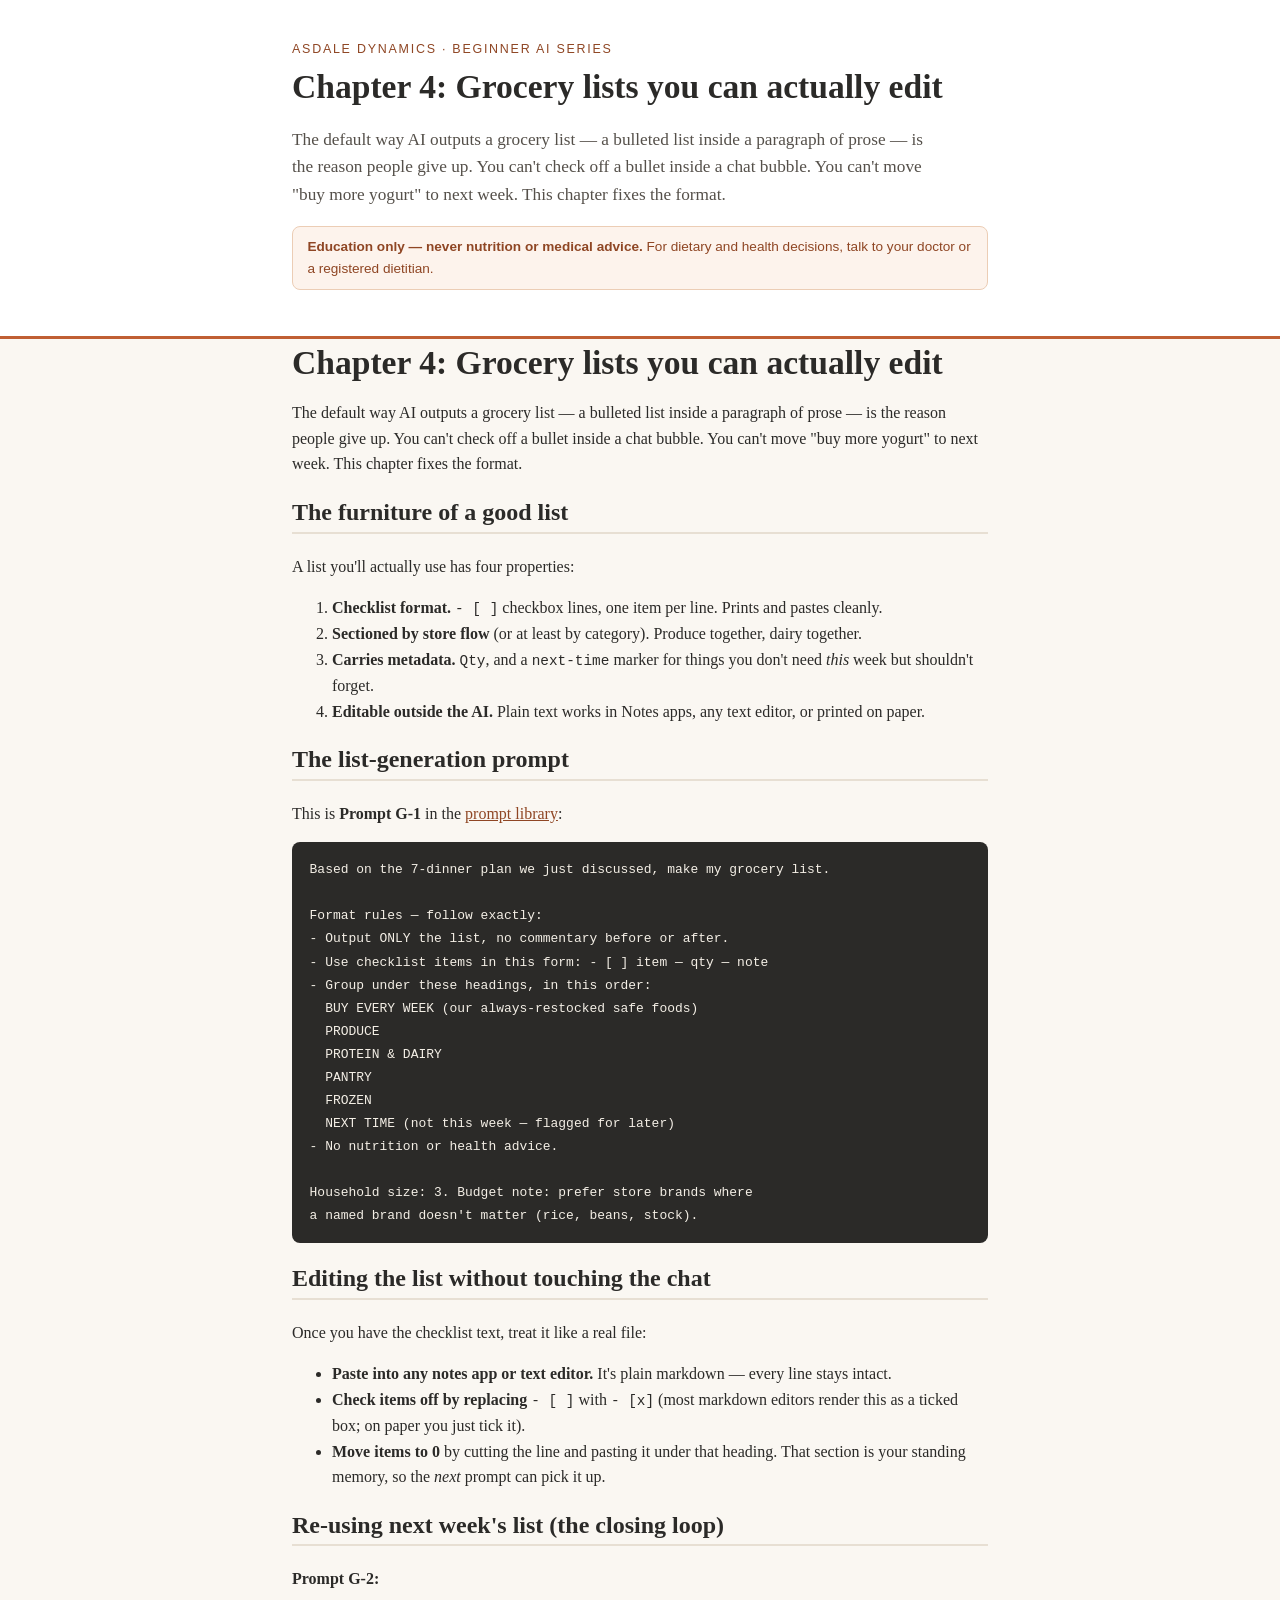
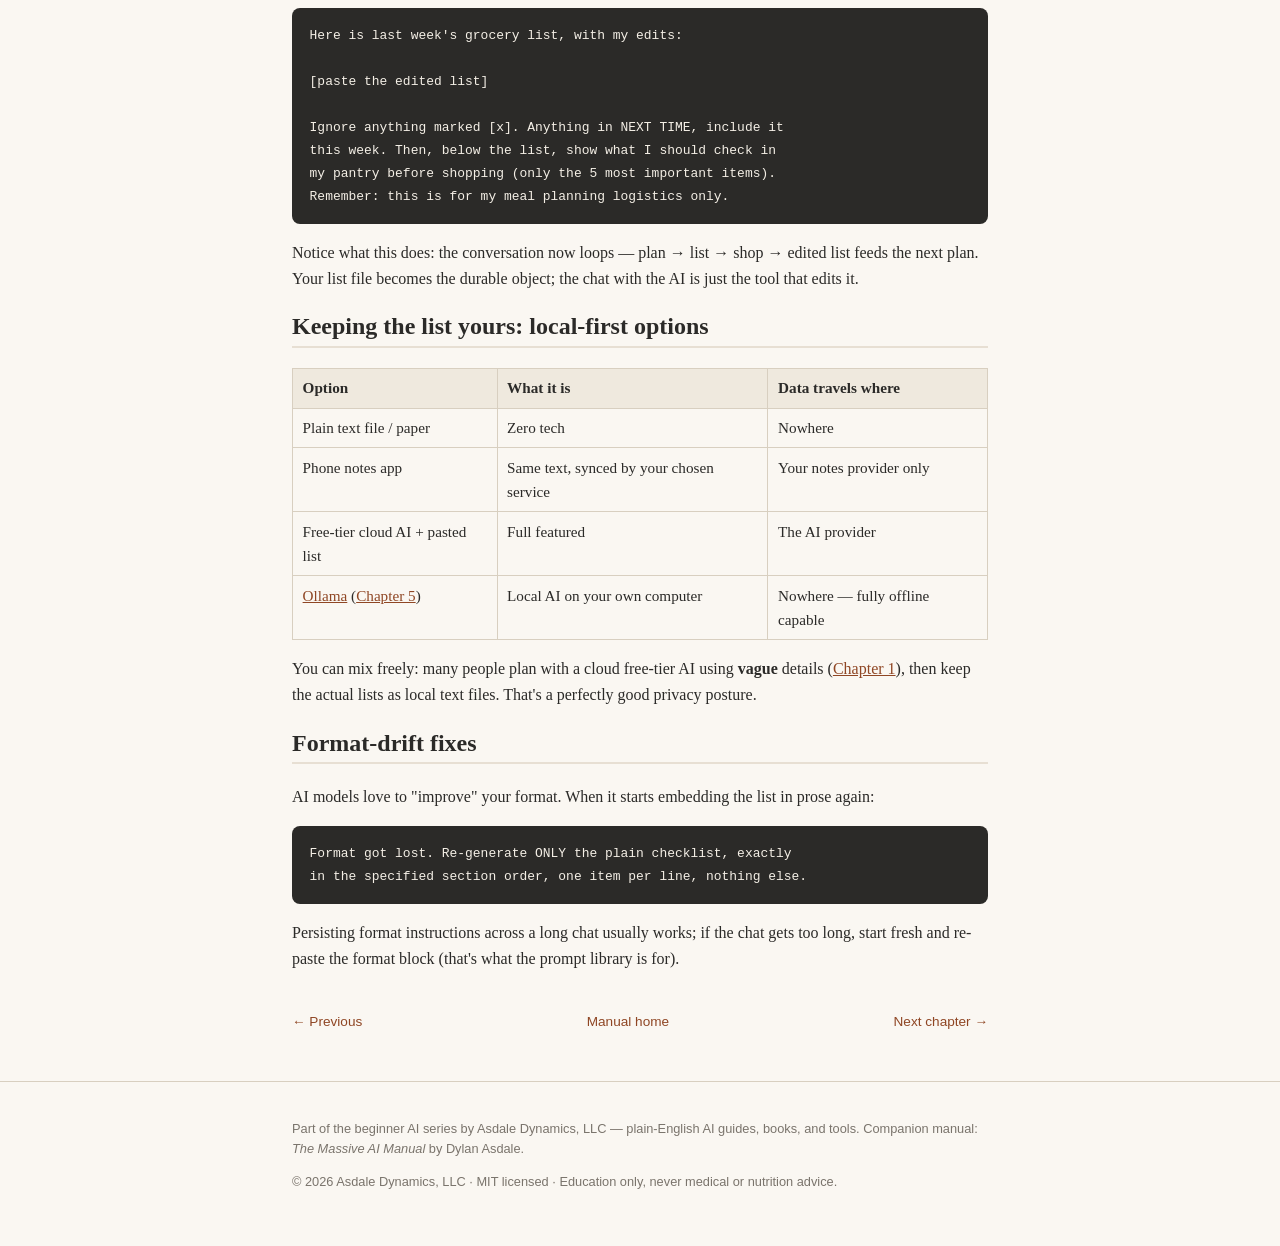
<file: site/04-grocery-lists-you-can-edit.html>
<!DOCTYPE html>
<html lang="en">
<head>
<meta charset="utf-8">
<meta name="viewport" content="width=device-width, initial-scale=1">
<title>Chapter 4: Grocery lists you can actually edit — Meal Planning with Free AI</title>
<link rel="stylesheet" href="style.css">
</head>
<body>
<header class="site-header">
  <div class="wrap">
    <p class="kicker">Asdale Dynamics · Beginner AI Series</p>
    <h1><a href="index.html" style="color:inherit;text-decoration:none">Chapter 4: Grocery lists you can actually edit</a></h1>
    <p class="tagline">The default way AI outputs a grocery list — a bulleted list inside a paragraph of prose — is the reason people give up. You can't check off a bullet inside a chat bubble. You can't move "buy more yogurt" to next week. This chapter fixes the format.</p>
    <p class="disclaimer"><strong>Education only — never nutrition or medical advice.</strong> For dietary and health decisions, talk to your doctor or a registered dietitian.</p>
  </div>
</header>
<main class="wrap">
<h1>Chapter 4: Grocery lists you can actually edit</h1>
<p>The default way AI outputs a grocery list — a bulleted list inside a paragraph of prose — is the reason people give up. You can't check off a bullet inside a chat bubble. You can't move "buy more yogurt" to next week. This chapter fixes the format.</p>
<h2>The furniture of a good list</h2>
<p>A list you'll actually use has four properties:</p>
<ol><li><strong>Checklist format.</strong> <code>- [ ]</code> checkbox lines, one item per line. Prints and pastes cleanly.</li><li><strong>Sectioned by store flow</strong> (or at least by category). Produce together, dairy together.</li><li><strong>Carries metadata.</strong> <code>Qty</code>, and a <code>next-time</code> marker for things you don't need <em>this</em> week but shouldn't forget.</li><li><strong>Editable outside the AI.</strong> Plain text works in Notes apps, any text editor, or printed on paper.</li></ol>
<h2>The list-generation prompt</h2>
<p>This is <strong>Prompt G-1</strong> in the <a href="06-prompt-library.html">prompt library</a>:</p>
<pre><code>Based on the 7-dinner plan we just discussed, make my grocery list.

Format rules — follow exactly:
- Output ONLY the list, no commentary before or after.
- Use checklist items in this form: - [ ] item — qty — note
- Group under these headings, in this order:
  BUY EVERY WEEK (our always-restocked safe foods)
  PRODUCE
  PROTEIN &amp; DAIRY
  PANTRY
  FROZEN
  NEXT TIME (not this week — flagged for later)
- No nutrition or health advice.

Household size: 3. Budget note: prefer store brands where
a named brand doesn&#x27;t matter (rice, beans, stock).</code></pre>
<h2>Editing the list without touching the chat</h2>
<p>Once you have the checklist text, treat it like a real file:</p>
<ul><li><strong>Paste into any notes app or text editor.</strong> It's plain markdown — every line stays intact.</li><li><strong>Check items off by replacing</strong> <code>- [ ]</code> with <code>- [x]</code> (most markdown editors render this as a ticked box; on paper you just tick it).</li><li><strong>Move items to  0 </strong> by cutting the line and pasting it under that heading. That section is your standing memory, so the <em>next</em> prompt can pick it up.</li></ul>
<h2>Re-using next week's list (the closing loop)</h2>
<p><strong>Prompt G-2:</strong></p>
<pre><code>Here is last week&#x27;s grocery list, with my edits:

[paste the edited list]

Ignore anything marked [x]. Anything in NEXT TIME, include it
this week. Then, below the list, show what I should check in
my pantry before shopping (only the 5 most important items).
Remember: this is for my meal planning logistics only.</code></pre>
<p>Notice what this does: the conversation now loops — plan → list → shop → edited list feeds the next plan. Your list file becomes the durable object; the chat with the AI is just the tool that edits it.</p>
<h2>Keeping the list yours: local-first options</h2>
<table><thead><tr><th>Option</th><th>What it is</th><th>Data travels where</th></tr></thead><tbody><tr><td>Plain text file / paper</td><td>Zero tech</td><td>Nowhere</td></tr><tr><td>Phone notes app</td><td>Same text, synced by your chosen service</td><td>Your notes provider only</td></tr><tr><td>Free-tier cloud AI + pasted list</td><td>Full featured</td><td>The AI provider</td></tr><tr><td><a href="https://ollama.com">Ollama</a> (<a href="05-local-ai-with-ollama.html">Chapter 5</a>)</td><td>Local AI on your own computer</td><td>Nowhere — fully offline capable</td></tr></tbody></table>
<p>You can mix freely: many people plan with a cloud free-tier AI using <strong>vague</strong> details (<a href="01-pantry-first-prompts.html">Chapter 1</a>), then keep the actual lists as local text files. That's a perfectly good privacy posture.</p>
<h2>Format-drift fixes</h2>
<p>AI models love to "improve" your format. When it starts embedding the list in prose again:</p>
<pre><code>Format got lost. Re-generate ONLY the plain checklist, exactly
in the specified section order, one item per line, nothing else.</code></pre>
<p>Persisting format instructions across a long chat usually works; if the chat gets too long, start fresh and re-paste the format block (that's what the prompt library is for).</p>
<nav class="chapter-nav" aria-label="Chapter navigation">
  <a href="03-picky-eater-workarounds.html">← Previous</a><a href="index.html">Manual home</a><a href="05-local-ai-with-ollama.html">Next chapter →</a>
</nav>
</main>
<footer class="site-footer">
  <div class="wrap">
    <p>Part of the beginner AI series by Asdale Dynamics, LLC — plain-English AI guides, books, and tools. Companion manual: <em>The Massive AI Manual</em> by Dylan Asdale.</p>
    <p>© 2026 Asdale Dynamics, LLC · MIT licensed · Education only, never medical or nutrition advice.</p>
  </div>
</footer>
</body>
</html>
</file>
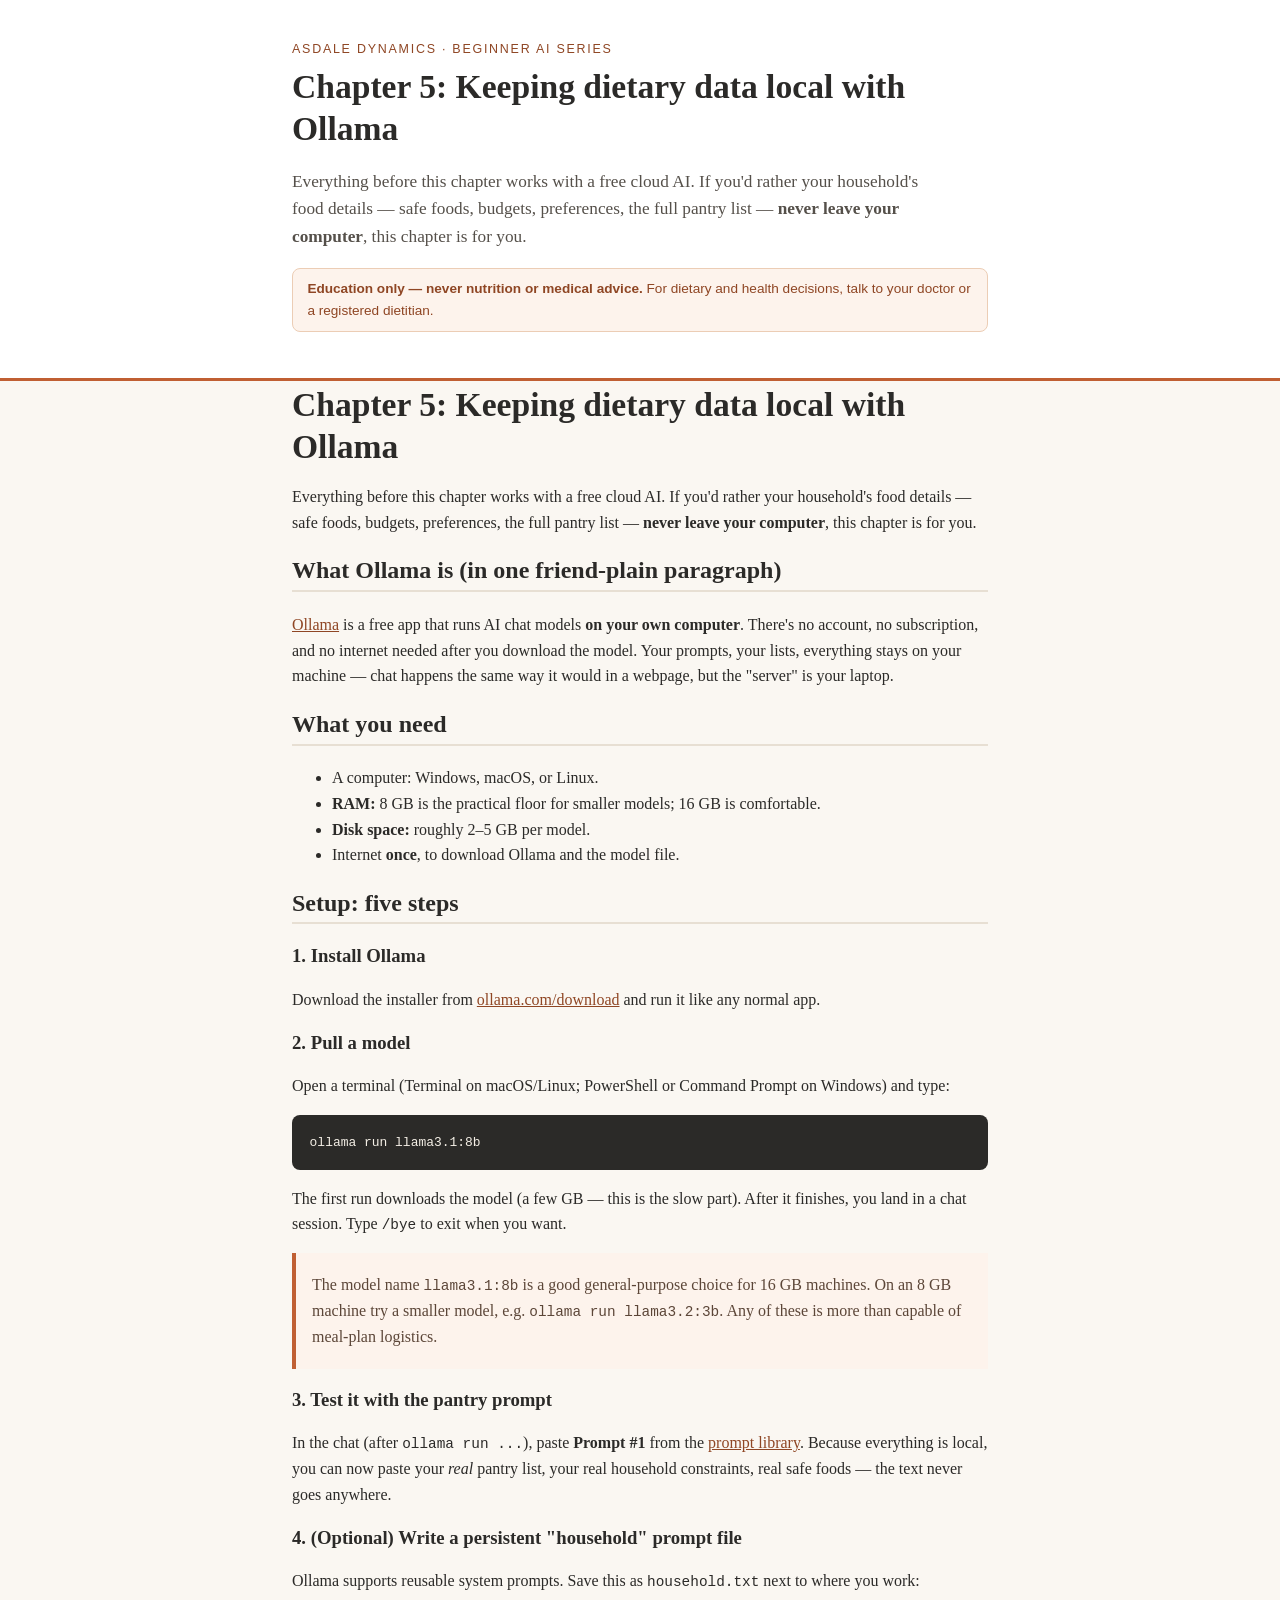
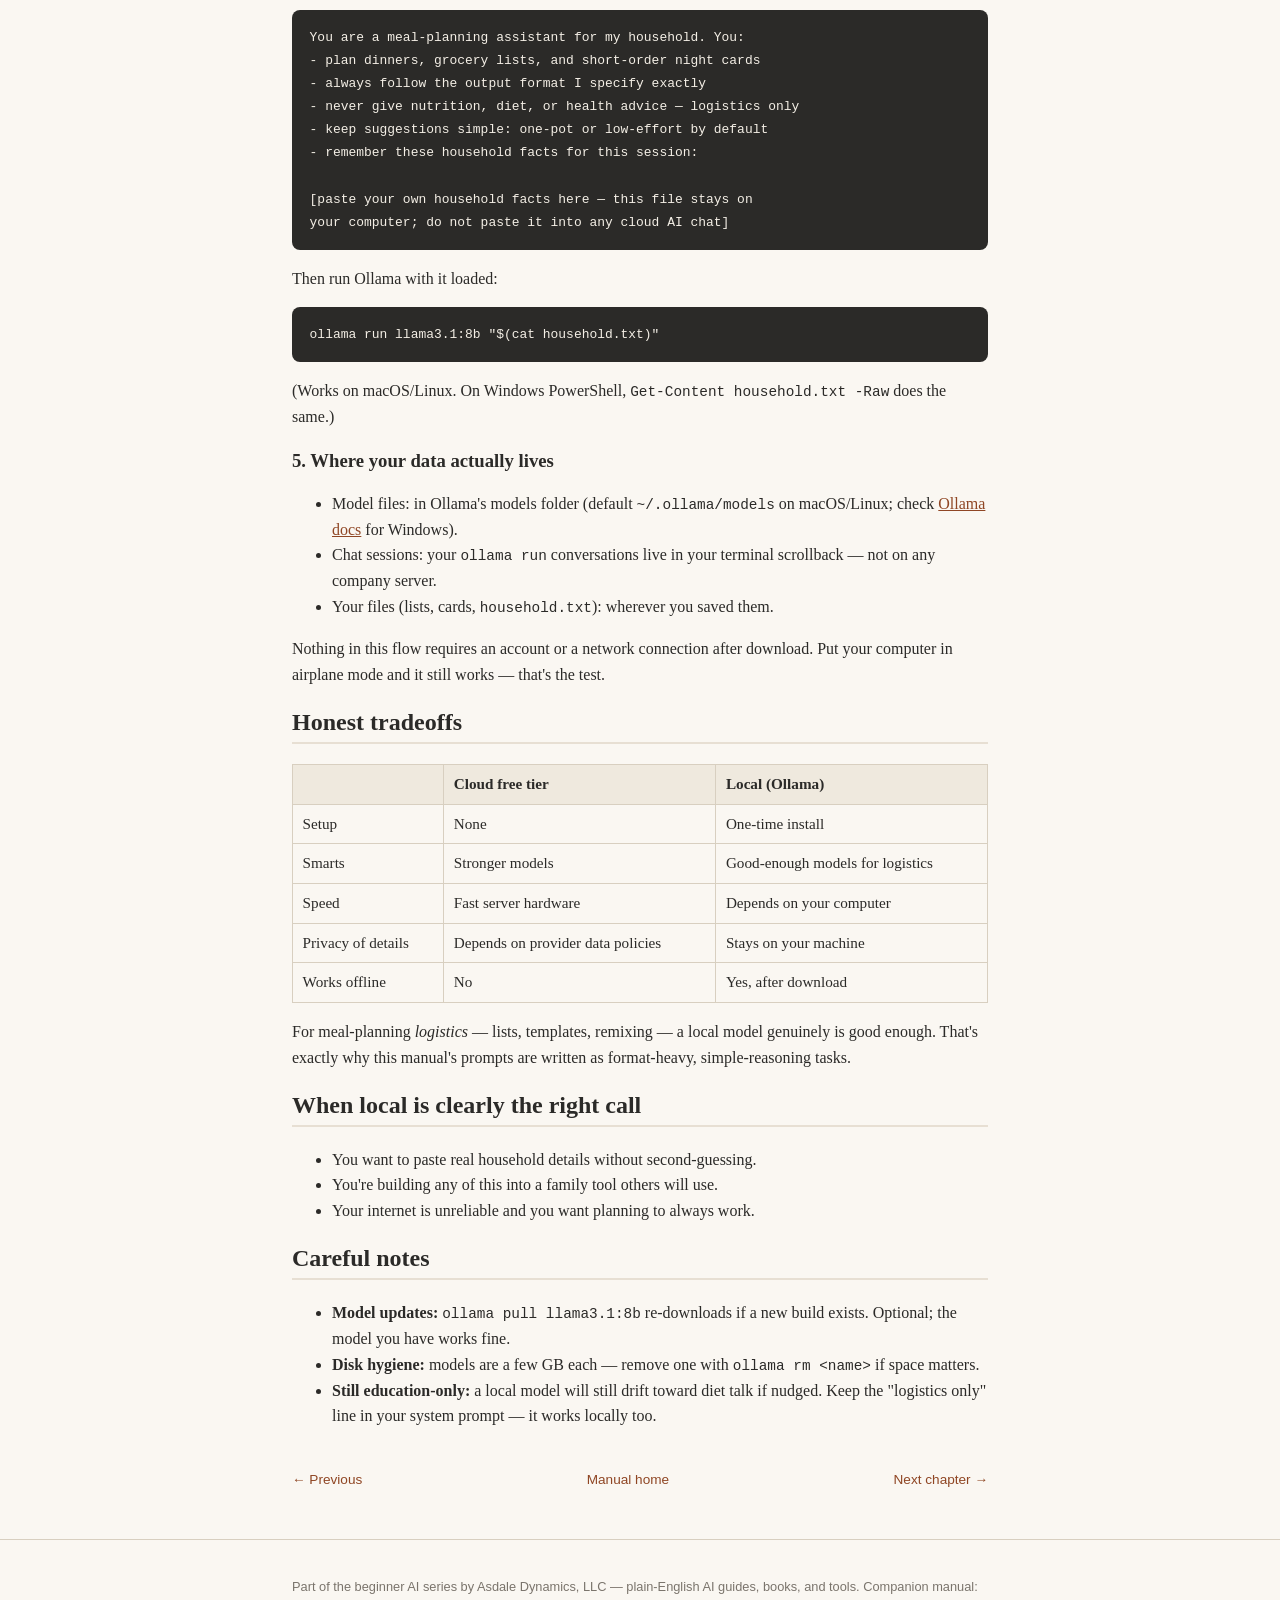
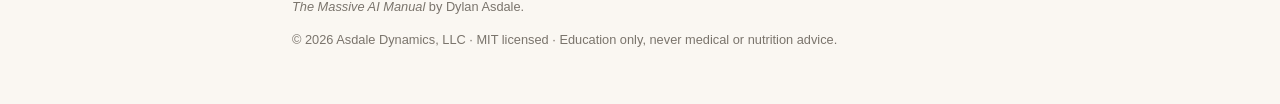
<file: site/05-local-ai-with-ollama.html>
<!DOCTYPE html>
<html lang="en">
<head>
<meta charset="utf-8">
<meta name="viewport" content="width=device-width, initial-scale=1">
<title>Chapter 5: Keeping dietary data local with Ollama — Meal Planning with Free AI</title>
<link rel="stylesheet" href="style.css">
</head>
<body>
<header class="site-header">
  <div class="wrap">
    <p class="kicker">Asdale Dynamics · Beginner AI Series</p>
    <h1><a href="index.html" style="color:inherit;text-decoration:none">Chapter 5: Keeping dietary data local with Ollama</a></h1>
    <p class="tagline">Everything before this chapter works with a free cloud AI. If you'd rather your household's food details — safe foods, budgets, preferences, the full pantry list — <strong>never leave your computer</strong>, this chapter is for you.</p>
    <p class="disclaimer"><strong>Education only — never nutrition or medical advice.</strong> For dietary and health decisions, talk to your doctor or a registered dietitian.</p>
  </div>
</header>
<main class="wrap">
<h1>Chapter 5: Keeping dietary data local with Ollama</h1>
<p>Everything before this chapter works with a free cloud AI. If you'd rather your household's food details — safe foods, budgets, preferences, the full pantry list — <strong>never leave your computer</strong>, this chapter is for you.</p>
<h2>What Ollama is (in one friend-plain paragraph)</h2>
<p><a href="https://ollama.com">Ollama</a> is a free app that runs AI chat models <strong>on your own computer</strong>. There's no account, no subscription, and no internet needed after you download the model. Your prompts, your lists, everything stays on your machine — chat happens the same way it would in a webpage, but the "server" is your laptop.</p>
<h2>What you need</h2>
<ul><li>A computer: Windows, macOS, or Linux.</li><li><strong>RAM:</strong> 8 GB is the practical floor for smaller models; 16 GB is comfortable.</li><li><strong>Disk space:</strong> roughly 2–5 GB per model.</li><li>Internet <strong>once</strong>, to download Ollama and the model file.</li></ul>
<h2>Setup: five steps</h2>
<h3>1. Install Ollama</h3>
<p>Download the installer from <a href="https://ollama.com/download">ollama.com/download</a> and run it like any normal app.</p>
<h3>2. Pull a model</h3>
<p>Open a terminal (Terminal on macOS/Linux; PowerShell or Command Prompt on Windows) and type:</p>
<pre><code>ollama run llama3.1:8b</code></pre>
<p>The first run downloads the model (a few GB — this is the slow part). After it finishes, you land in a chat session. Type <code>/bye</code> to exit when you want.</p>
<blockquote><p>The model name <code>llama3.1:8b</code> is a good general-purpose choice for 16 GB machines. On an 8 GB machine try a smaller model, e.g. <code>ollama run llama3.2:3b</code>. Any of these is more than capable of meal-plan logistics.</p></blockquote>
<h3>3. Test it with the pantry prompt</h3>
<p>In the chat (after <code>ollama run ...</code>), paste <strong>Prompt #1</strong> from the <a href="06-prompt-library.html">prompt library</a>. Because everything is local, you can now paste your <em>real</em> pantry list, your real household constraints, real safe foods — the text never goes anywhere.</p>
<h3>4. (Optional) Write a persistent "household" prompt file</h3>
<p>Ollama supports reusable system prompts. Save this as <code>household.txt</code> next to where you work:</p>
<pre><code>You are a meal-planning assistant for my household. You:
- plan dinners, grocery lists, and short-order night cards
- always follow the output format I specify exactly
- never give nutrition, diet, or health advice — logistics only
- keep suggestions simple: one-pot or low-effort by default
- remember these household facts for this session:

[paste your own household facts here — this file stays on
your computer; do not paste it into any cloud AI chat]</code></pre>
<p>Then run Ollama with it loaded:</p>
<pre><code>ollama run llama3.1:8b &quot;$(cat household.txt)&quot;</code></pre>
<p>(Works on macOS/Linux. On Windows PowerShell, <code>Get-Content household.txt -Raw</code> does the same.)</p>
<h3>5. Where your data actually lives</h3>
<ul><li>Model files: in Ollama's models folder (default <code>~/.ollama/models</code> on macOS/Linux; check <a href="https://github.com/ollama/ollama/blob/main/docs/faq.md">Ollama docs</a> for Windows).</li><li>Chat sessions: your <code>ollama run</code> conversations live in your terminal scrollback — not on any company server.</li><li>Your files (lists, cards, <code>household.txt</code>): wherever you saved them.</li></ul>
<p>Nothing in this flow requires an account or a network connection after download. Put your computer in airplane mode and it still works — that's the test.</p>
<h2>Honest tradeoffs</h2>
<table><thead><tr><th></th><th>Cloud free tier</th><th>Local (Ollama)</th></tr></thead><tbody><tr><td>Setup</td><td>None</td><td>One-time install</td></tr><tr><td>Smarts</td><td>Stronger models</td><td>Good-enough models for logistics</td></tr><tr><td>Speed</td><td>Fast server hardware</td><td>Depends on your computer</td></tr><tr><td>Privacy of details</td><td>Depends on provider data policies</td><td>Stays on your machine</td></tr><tr><td>Works offline</td><td>No</td><td>Yes, after download</td></tr></tbody></table>
<p>For meal-planning <em>logistics</em> — lists, templates, remixing — a local model genuinely is good enough. That's exactly why this manual's prompts are written as format-heavy, simple-reasoning tasks.</p>
<h2>When local is clearly the right call</h2>
<ul><li>You want to paste real household details without second-guessing.</li><li>You're building any of this into a family tool others will use.</li><li>Your internet is unreliable and you want planning to always work.</li></ul>
<h2>Careful notes</h2>
<ul><li><strong>Model updates:</strong> <code>ollama pull llama3.1:8b</code> re-downloads if a new build exists. Optional; the model you have works fine.</li><li><strong>Disk hygiene:</strong> models are a few GB each — remove one with <code>ollama rm &lt;name&gt;</code> if space matters.</li><li><strong>Still education-only:</strong> a local model will still drift toward diet talk if nudged. Keep the "logistics only" line in your system prompt — it works locally too.</li></ul>
<nav class="chapter-nav" aria-label="Chapter navigation">
  <a href="04-grocery-lists-you-can-edit.html">← Previous</a><a href="index.html">Manual home</a><a href="06-prompt-library.html">Next chapter →</a>
</nav>
</main>
<footer class="site-footer">
  <div class="wrap">
    <p>Part of the beginner AI series by Asdale Dynamics, LLC — plain-English AI guides, books, and tools. Companion manual: <em>The Massive AI Manual</em> by Dylan Asdale.</p>
    <p>© 2026 Asdale Dynamics, LLC · MIT licensed · Education only, never medical or nutrition advice.</p>
  </div>
</footer>
</body>
</html>
</file>
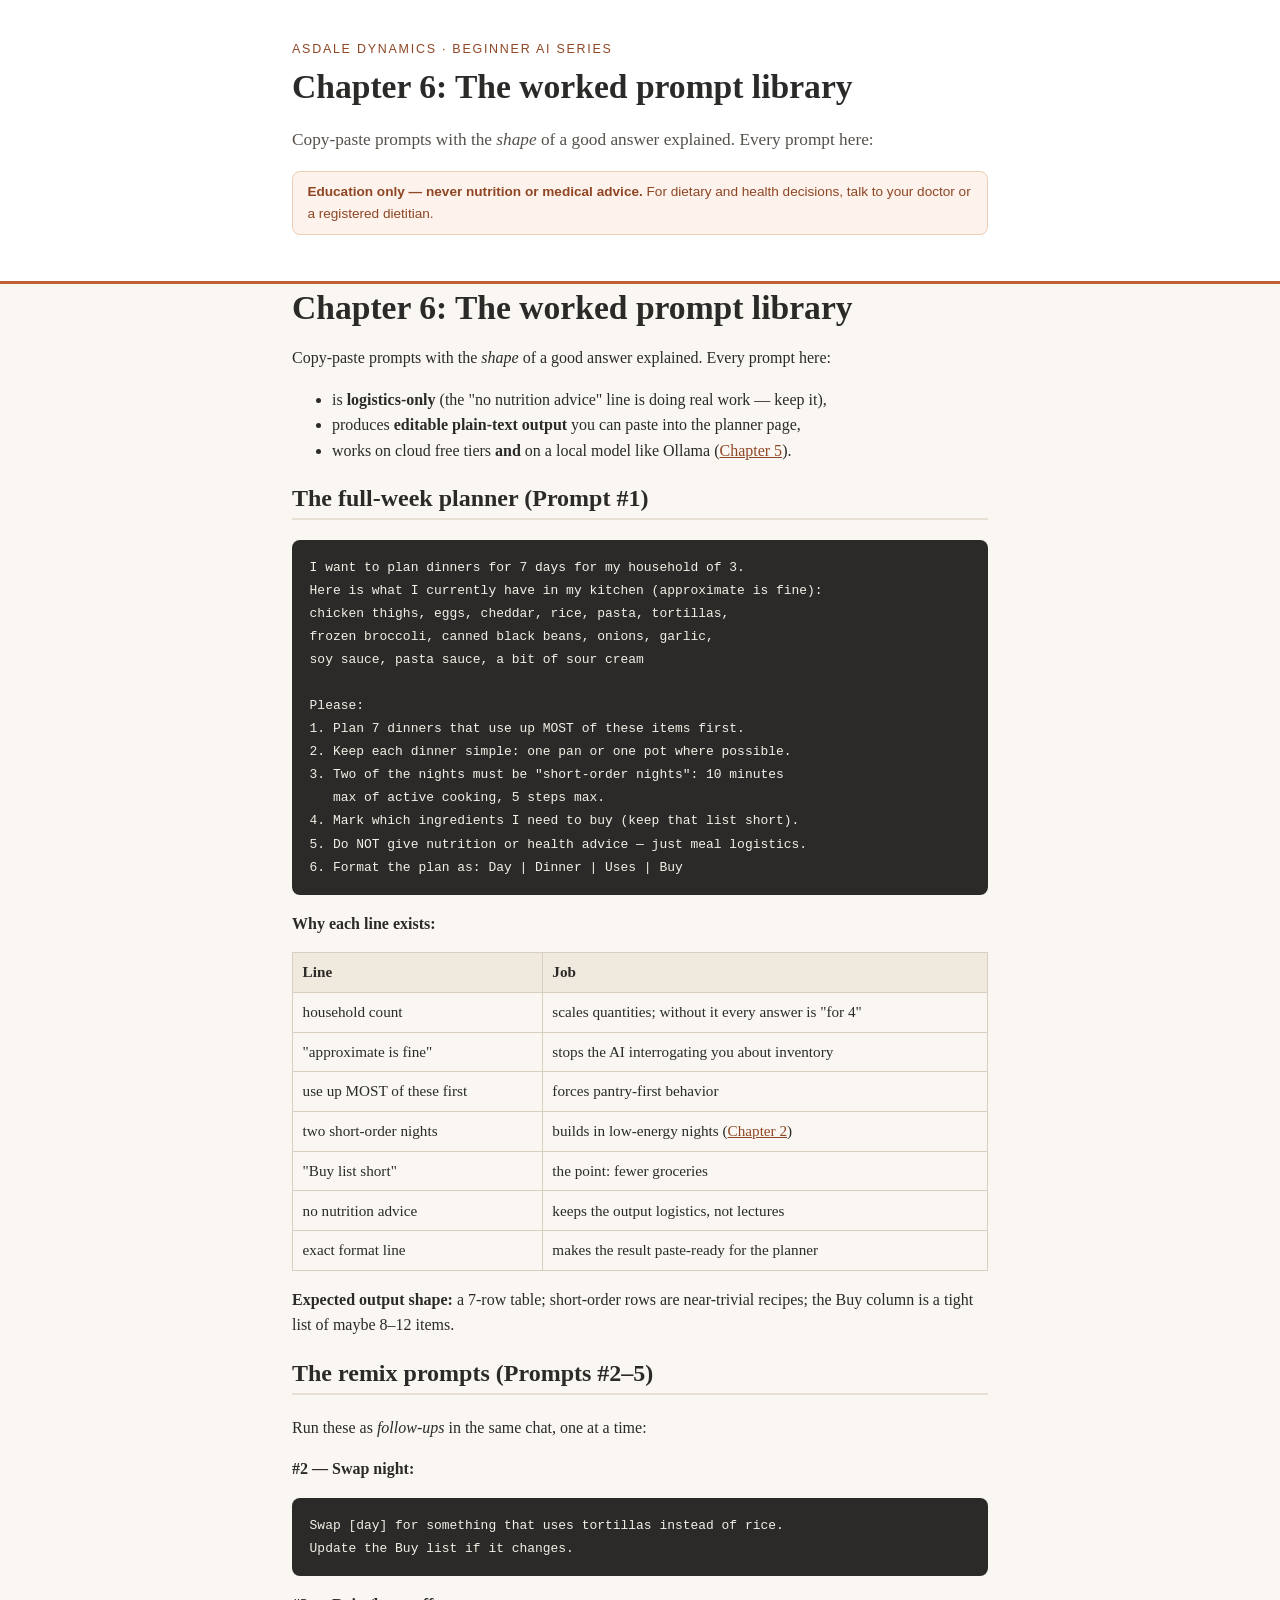
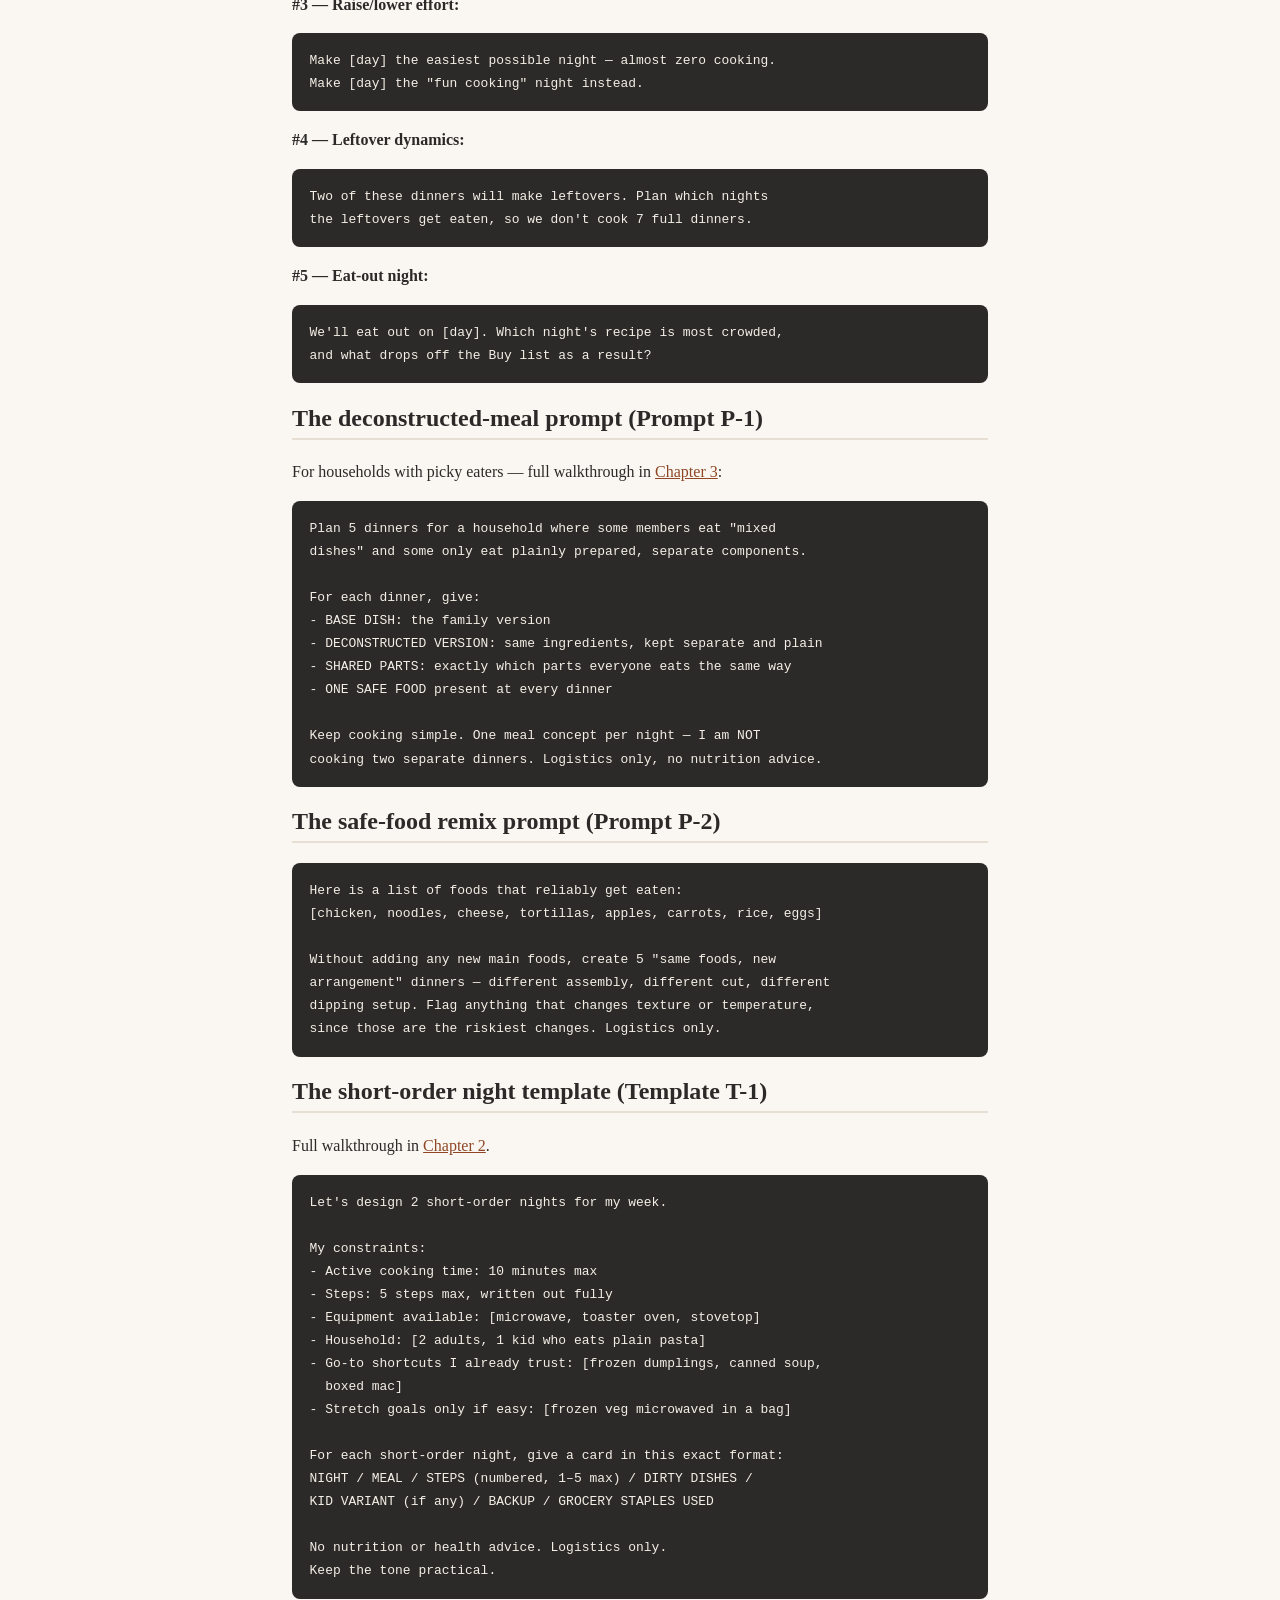
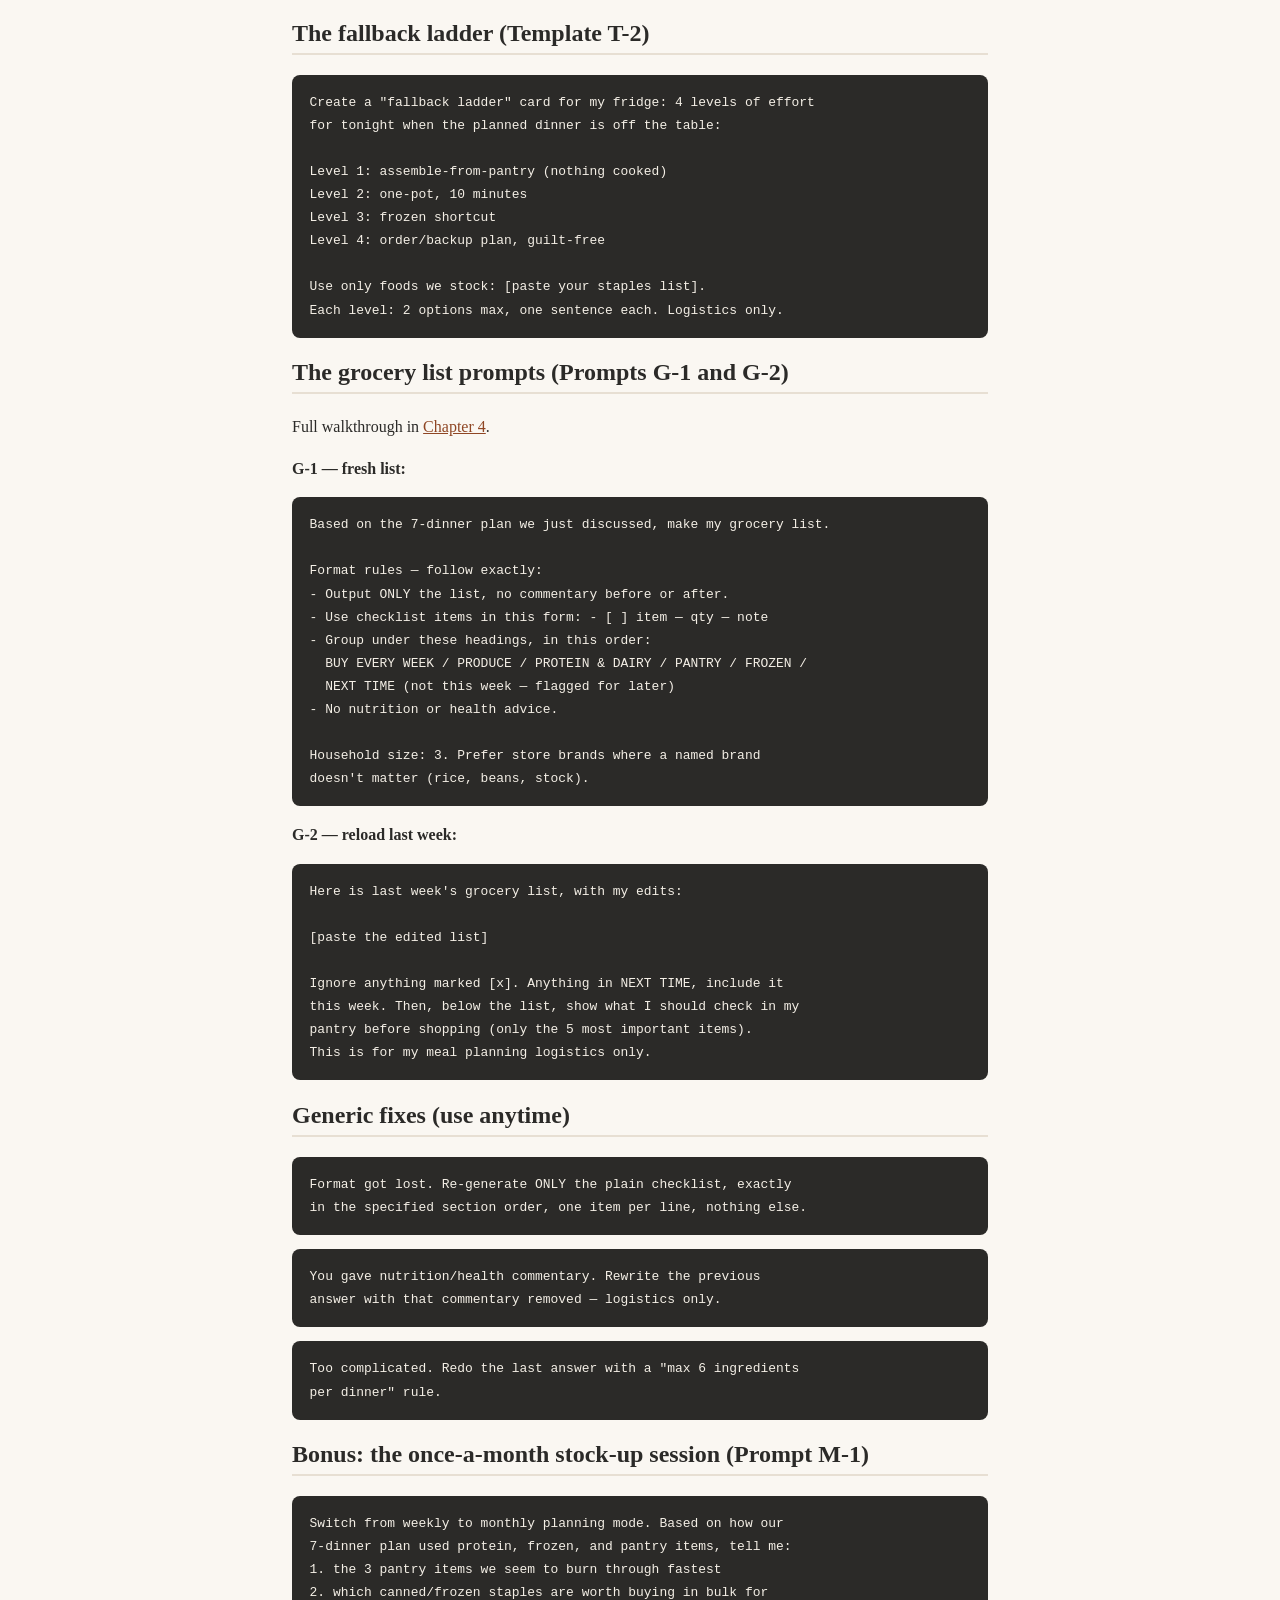
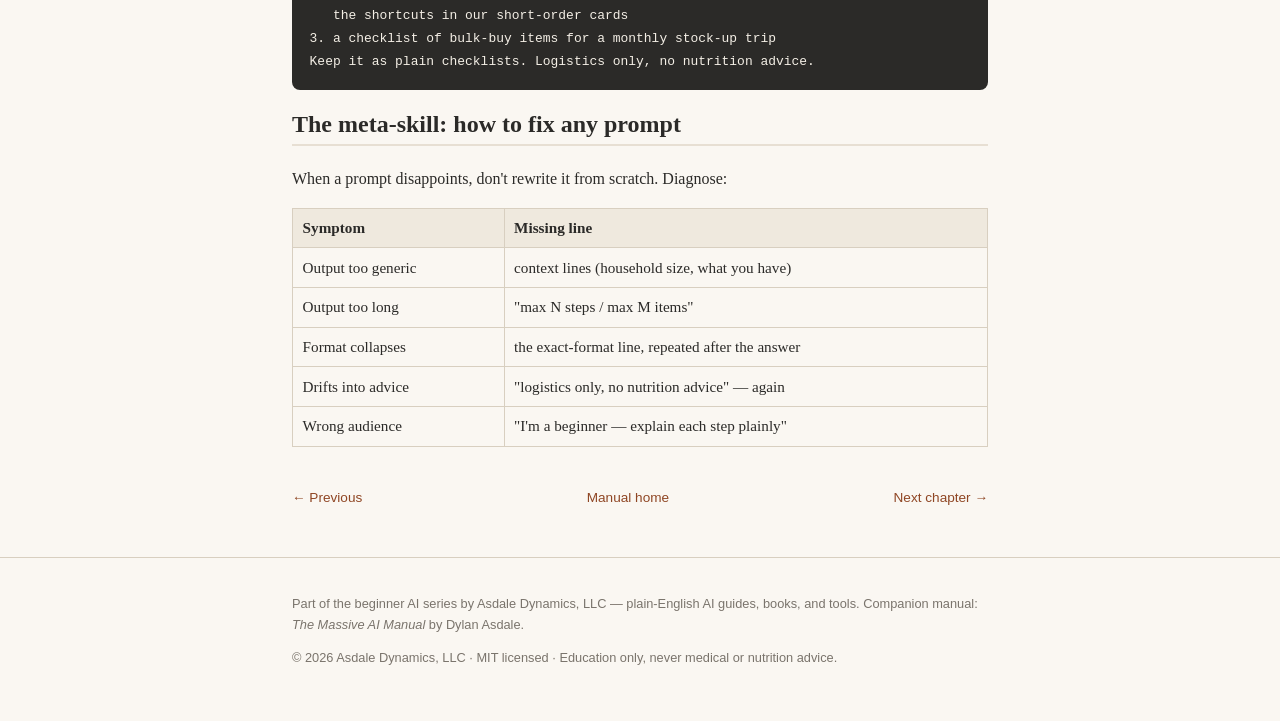
<file: site/06-prompt-library.html>
<!DOCTYPE html>
<html lang="en">
<head>
<meta charset="utf-8">
<meta name="viewport" content="width=device-width, initial-scale=1">
<title>Chapter 6: The worked prompt library — Meal Planning with Free AI</title>
<link rel="stylesheet" href="style.css">
</head>
<body>
<header class="site-header">
  <div class="wrap">
    <p class="kicker">Asdale Dynamics · Beginner AI Series</p>
    <h1><a href="index.html" style="color:inherit;text-decoration:none">Chapter 6: The worked prompt library</a></h1>
    <p class="tagline">Copy-paste prompts with the <em>shape</em> of a good answer explained. Every prompt here:</p>
    <p class="disclaimer"><strong>Education only — never nutrition or medical advice.</strong> For dietary and health decisions, talk to your doctor or a registered dietitian.</p>
  </div>
</header>
<main class="wrap">
<h1>Chapter 6: The worked prompt library</h1>
<p>Copy-paste prompts with the <em>shape</em> of a good answer explained. Every prompt here:</p>
<ul><li>is <strong>logistics-only</strong> (the "no nutrition advice" line is doing real work — keep it),</li><li>produces <strong>editable plain-text output</strong> you can paste into the planner page,</li><li>works on cloud free tiers <strong>and</strong> on a local model like Ollama (<a href="05-local-ai-with-ollama.html">Chapter 5</a>).</li></ul>
<h2>The full-week planner (Prompt #1)</h2>
<pre><code>I want to plan dinners for 7 days for my household of 3.
Here is what I currently have in my kitchen (approximate is fine):
chicken thighs, eggs, cheddar, rice, pasta, tortillas,
frozen broccoli, canned black beans, onions, garlic,
soy sauce, pasta sauce, a bit of sour cream

Please:
1. Plan 7 dinners that use up MOST of these items first.
2. Keep each dinner simple: one pan or one pot where possible.
3. Two of the nights must be &quot;short-order nights&quot;: 10 minutes
   max of active cooking, 5 steps max.
4. Mark which ingredients I need to buy (keep that list short).
5. Do NOT give nutrition or health advice — just meal logistics.
6. Format the plan as: Day | Dinner | Uses | Buy</code></pre>
<p><strong>Why each line exists:</strong></p>
<table><thead><tr><th>Line</th><th>Job</th></tr></thead><tbody><tr><td>household count</td><td>scales quantities; without it every answer is "for 4"</td></tr><tr><td>"approximate is fine"</td><td>stops the AI interrogating you about inventory</td></tr><tr><td>use up MOST of these first</td><td>forces pantry-first behavior</td></tr><tr><td>two short-order nights</td><td>builds in low-energy nights (<a href="02-short-order-nights.html">Chapter 2</a>)</td></tr><tr><td>"Buy list short"</td><td>the point: fewer groceries</td></tr><tr><td>no nutrition advice</td><td>keeps the output logistics, not lectures</td></tr><tr><td>exact format line</td><td>makes the result paste-ready for the planner</td></tr></tbody></table>
<p><strong>Expected output shape:</strong> a 7-row table; short-order rows are near-trivial recipes; the Buy column is a tight list of maybe 8–12 items.</p>
<h2>The remix prompts (Prompts #2–5)</h2>
<p>Run these as <em>follow-ups</em> in the same chat, one at a time:</p>
<p><strong>#2 — Swap night:</strong></p>
<pre><code>Swap [day] for something that uses tortillas instead of rice.
Update the Buy list if it changes.</code></pre>
<p><strong>#3 — Raise/lower effort:</strong></p>
<pre><code>Make [day] the easiest possible night — almost zero cooking.
Make [day] the &quot;fun cooking&quot; night instead.</code></pre>
<p><strong>#4 — Leftover dynamics:</strong></p>
<pre><code>Two of these dinners will make leftovers. Plan which nights
the leftovers get eaten, so we don&#x27;t cook 7 full dinners.</code></pre>
<p><strong>#5 — Eat-out night:</strong></p>
<pre><code>We&#x27;ll eat out on [day]. Which night&#x27;s recipe is most crowded,
and what drops off the Buy list as a result?</code></pre>
<h2>The deconstructed-meal prompt (Prompt P-1)</h2>
<p>For households with picky eaters — full walkthrough in <a href="03-picky-eater-workarounds.html">Chapter 3</a>:</p>
<pre><code>Plan 5 dinners for a household where some members eat &quot;mixed
dishes&quot; and some only eat plainly prepared, separate components.

For each dinner, give:
- BASE DISH: the family version
- DECONSTRUCTED VERSION: same ingredients, kept separate and plain
- SHARED PARTS: exactly which parts everyone eats the same way
- ONE SAFE FOOD present at every dinner

Keep cooking simple. One meal concept per night — I am NOT
cooking two separate dinners. Logistics only, no nutrition advice.</code></pre>
<h2>The safe-food remix prompt (Prompt P-2)</h2>
<pre><code>Here is a list of foods that reliably get eaten:
[chicken, noodles, cheese, tortillas, apples, carrots, rice, eggs]

Without adding any new main foods, create 5 &quot;same foods, new
arrangement&quot; dinners — different assembly, different cut, different
dipping setup. Flag anything that changes texture or temperature,
since those are the riskiest changes. Logistics only.</code></pre>
<h2>The short-order night template (Template T-1)</h2>
<p>Full walkthrough in <a href="02-short-order-nights.html">Chapter 2</a>.</p>
<pre><code>Let&#x27;s design 2 short-order nights for my week.

My constraints:
- Active cooking time: 10 minutes max
- Steps: 5 steps max, written out fully
- Equipment available: [microwave, toaster oven, stovetop]
- Household: [2 adults, 1 kid who eats plain pasta]
- Go-to shortcuts I already trust: [frozen dumplings, canned soup,
  boxed mac]
- Stretch goals only if easy: [frozen veg microwaved in a bag]

For each short-order night, give a card in this exact format:
NIGHT / MEAL / STEPS (numbered, 1–5 max) / DIRTY DISHES /
KID VARIANT (if any) / BACKUP / GROCERY STAPLES USED

No nutrition or health advice. Logistics only.
Keep the tone practical.</code></pre>
<h2>The fallback ladder (Template T-2)</h2>
<pre><code>Create a &quot;fallback ladder&quot; card for my fridge: 4 levels of effort
for tonight when the planned dinner is off the table:

Level 1: assemble-from-pantry (nothing cooked)
Level 2: one-pot, 10 minutes
Level 3: frozen shortcut
Level 4: order/backup plan, guilt-free

Use only foods we stock: [paste your staples list].
Each level: 2 options max, one sentence each. Logistics only.</code></pre>
<h2>The grocery list prompts (Prompts G-1 and G-2)</h2>
<p>Full walkthrough in <a href="04-grocery-lists-you-can-edit.html">Chapter 4</a>.</p>
<p><strong>G-1 — fresh list:</strong></p>
<pre><code>Based on the 7-dinner plan we just discussed, make my grocery list.

Format rules — follow exactly:
- Output ONLY the list, no commentary before or after.
- Use checklist items in this form: - [ ] item — qty — note
- Group under these headings, in this order:
  BUY EVERY WEEK / PRODUCE / PROTEIN &amp; DAIRY / PANTRY / FROZEN /
  NEXT TIME (not this week — flagged for later)
- No nutrition or health advice.

Household size: 3. Prefer store brands where a named brand
doesn&#x27;t matter (rice, beans, stock).</code></pre>
<p><strong>G-2 — reload last week:</strong></p>
<pre><code>Here is last week&#x27;s grocery list, with my edits:

[paste the edited list]

Ignore anything marked [x]. Anything in NEXT TIME, include it
this week. Then, below the list, show what I should check in my
pantry before shopping (only the 5 most important items).
This is for my meal planning logistics only.</code></pre>
<h2>Generic fixes (use anytime)</h2>
<pre><code>Format got lost. Re-generate ONLY the plain checklist, exactly
in the specified section order, one item per line, nothing else.</code></pre>
<pre><code>You gave nutrition/health commentary. Rewrite the previous
answer with that commentary removed — logistics only.</code></pre>
<pre><code>Too complicated. Redo the last answer with a &quot;max 6 ingredients
per dinner&quot; rule.</code></pre>
<h2>Bonus: the once-a-month stock-up session (Prompt M-1)</h2>
<pre><code>Switch from weekly to monthly planning mode. Based on how our
7-dinner plan used protein, frozen, and pantry items, tell me:
1. the 3 pantry items we seem to burn through fastest
2. which canned/frozen staples are worth buying in bulk for
   the shortcuts in our short-order cards
3. a checklist of bulk-buy items for a monthly stock-up trip
Keep it as plain checklists. Logistics only, no nutrition advice.</code></pre>
<h2>The meta-skill: how to fix any prompt</h2>
<p>When a prompt disappoints, don't rewrite it from scratch. Diagnose:</p>
<table><thead><tr><th>Symptom</th><th>Missing line</th></tr></thead><tbody><tr><td>Output too generic</td><td>context lines (household size, what you have)</td></tr><tr><td>Output too long</td><td>"max N steps / max M items"</td></tr><tr><td>Format collapses</td><td>the exact-format line, repeated after the answer</td></tr><tr><td>Drifts into advice</td><td>"logistics only, no nutrition advice" — again</td></tr><tr><td>Wrong audience</td><td>"I'm a beginner — explain each step plainly"</td></tr></tbody></table>
<nav class="chapter-nav" aria-label="Chapter navigation">
  <a href="05-local-ai-with-ollama.html">← Previous</a><a href="index.html">Manual home</a><a href="07-printable-planner.html">Next chapter →</a>
</nav>
</main>
<footer class="site-footer">
  <div class="wrap">
    <p>Part of the beginner AI series by Asdale Dynamics, LLC — plain-English AI guides, books, and tools. Companion manual: <em>The Massive AI Manual</em> by Dylan Asdale.</p>
    <p>© 2026 Asdale Dynamics, LLC · MIT licensed · Education only, never medical or nutrition advice.</p>
  </div>
</footer>
</body>
</html>
</file>
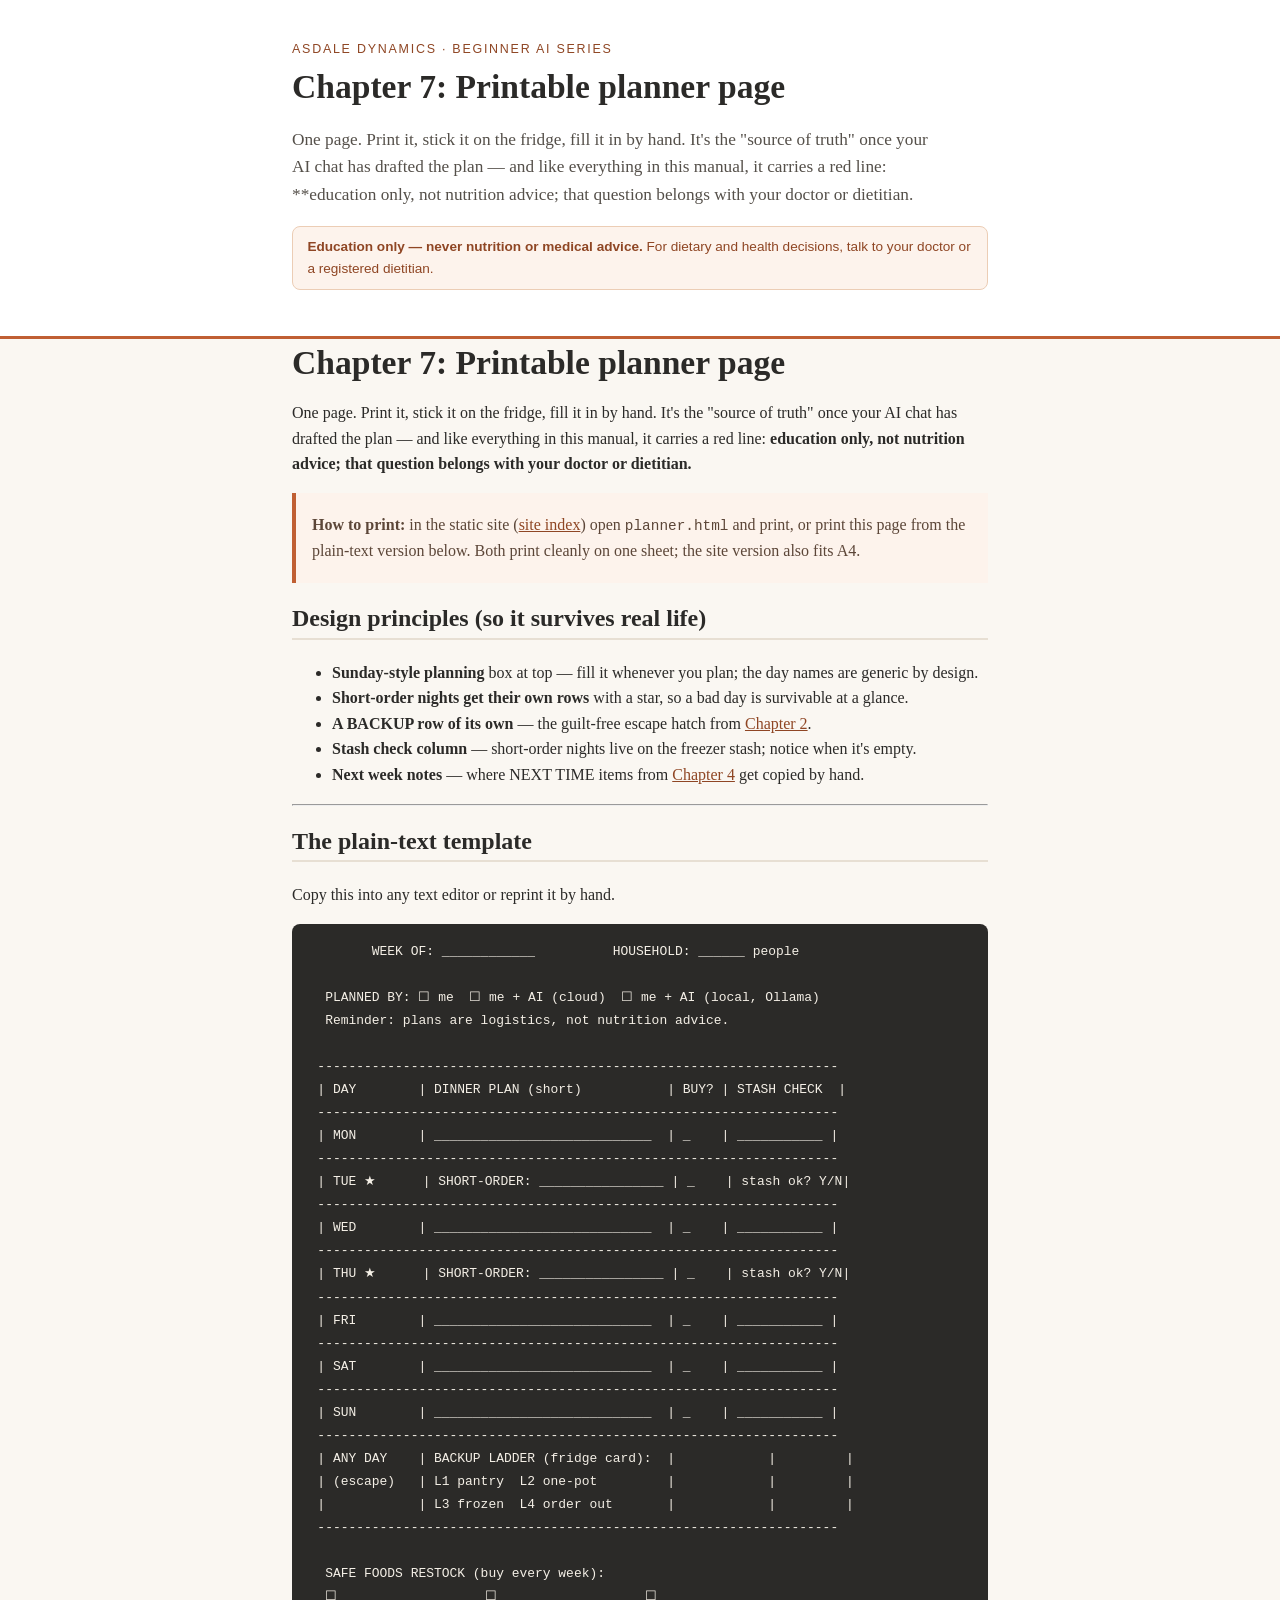
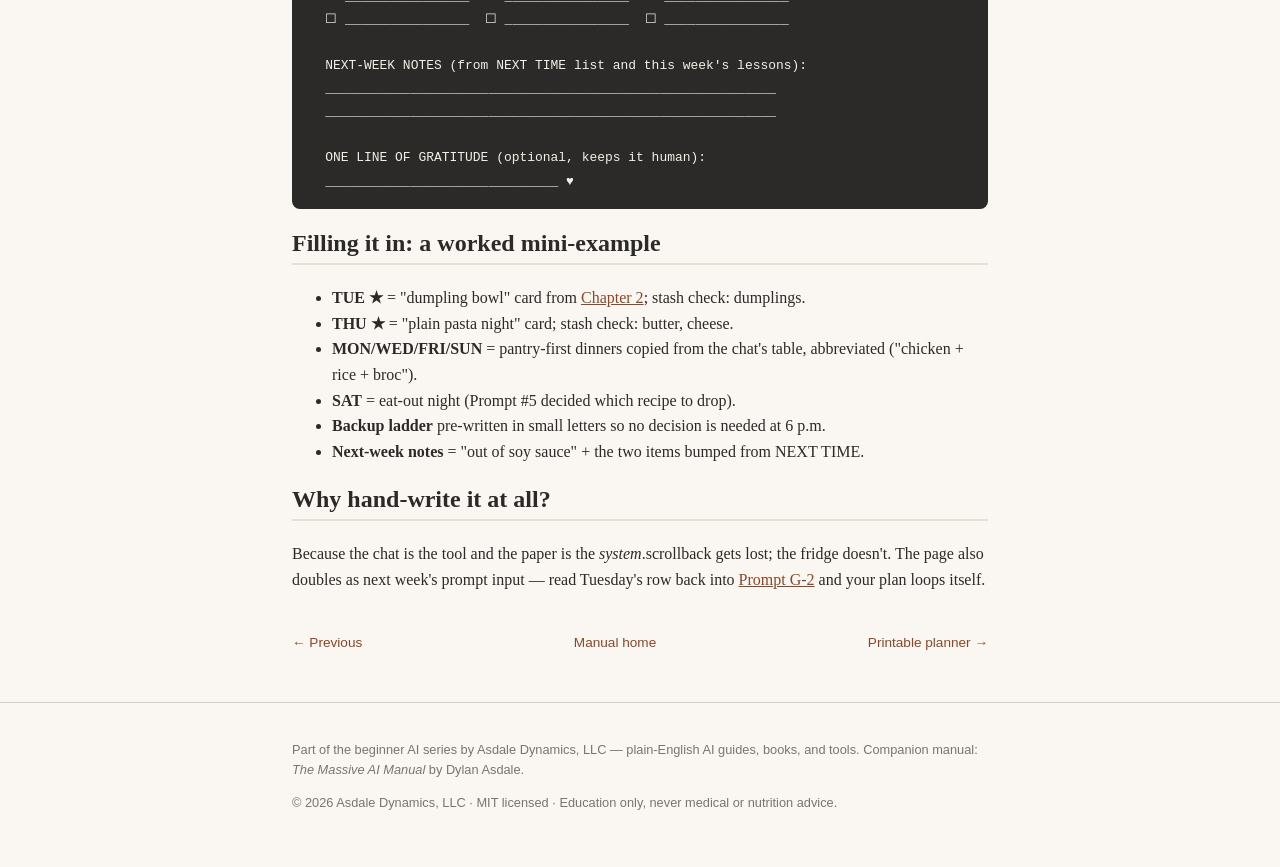
<file: site/07-printable-planner.html>
<!DOCTYPE html>
<html lang="en">
<head>
<meta charset="utf-8">
<meta name="viewport" content="width=device-width, initial-scale=1">
<title>Chapter 7: Printable planner page — Meal Planning with Free AI</title>
<link rel="stylesheet" href="style.css">
</head>
<body>
<header class="site-header">
  <div class="wrap">
    <p class="kicker">Asdale Dynamics · Beginner AI Series</p>
    <h1><a href="index.html" style="color:inherit;text-decoration:none">Chapter 7: Printable planner page</a></h1>
    <p class="tagline">One page. Print it, stick it on the fridge, fill it in by hand. It's the "source of truth" once your AI chat has drafted the plan — and like everything in this manual, it carries a red line: **education only, not nutrition advice; that question belongs with your doctor or dietitian.</p>
    <p class="disclaimer"><strong>Education only — never nutrition or medical advice.</strong> For dietary and health decisions, talk to your doctor or a registered dietitian.</p>
  </div>
</header>
<main class="wrap">
<h1>Chapter 7: Printable planner page</h1>
<p>One page. Print it, stick it on the fridge, fill it in by hand. It's the "source of truth" once your AI chat has drafted the plan — and like everything in this manual, it carries a red line: <strong>education only, not nutrition advice; that question belongs with your doctor or dietitian.</strong></p>
<blockquote><p><strong>How to print:</strong> in the static site (<a href="index.html">site index</a>) open <code>planner.html</code> and print, or print this page from the plain-text version below. Both print cleanly on one sheet; the site version also fits A4.</p></blockquote>
<h2>Design principles (so it survives real life)</h2>
<ul><li><strong>Sunday-style planning</strong> box at top — fill it whenever you plan; the day names are generic by design.</li><li><strong>Short-order nights get their own rows</strong> with a star, so a bad day is survivable at a glance.</li><li><strong>A BACKUP row of its own</strong> — the guilt-free escape hatch from <a href="02-short-order-nights.html">Chapter 2</a>.</li><li><strong>Stash check column</strong> — short-order nights live on the freezer stash; notice when it's empty.</li><li><strong>Next week notes</strong> — where NEXT TIME items from <a href="04-grocery-lists-you-can-edit.html">Chapter 4</a> get copied by hand.</li></ul>
<hr>
<h2>The plain-text template</h2>
<p>Copy this into any text editor or reprint it by hand.</p>
<pre><code>        WEEK OF: ____________          HOUSEHOLD: ______ people

  PLANNED BY: ☐ me  ☐ me + AI (cloud)  ☐ me + AI (local, Ollama)
  Reminder: plans are logistics, not nutrition advice.

 -------------------------------------------------------------------
 | DAY        | DINNER PLAN (short)           | BUY? | STASH CHECK  |
 -------------------------------------------------------------------
 | MON        | ____________________________  | _    | ___________ |
 -------------------------------------------------------------------
 | TUE ★      | SHORT-ORDER: ________________ | _    | stash ok? Y/N|
 -------------------------------------------------------------------
 | WED        | ____________________________  | _    | ___________ |
 -------------------------------------------------------------------
 | THU ★      | SHORT-ORDER: ________________ | _    | stash ok? Y/N|
 -------------------------------------------------------------------
 | FRI        | ____________________________  | _    | ___________ |
 -------------------------------------------------------------------
 | SAT        | ____________________________  | _    | ___________ |
 -------------------------------------------------------------------
 | SUN        | ____________________________  | _    | ___________ |
 -------------------------------------------------------------------
 | ANY DAY    | BACKUP LADDER (fridge card):  |            |         |
 | (escape)   | L1 pantry  L2 one-pot         |            |         |
 |            | L3 frozen  L4 order out       |            |         |
 -------------------------------------------------------------------

  SAFE FOODS RESTOCK (buy every week):
  ☐ ________________  ☐ ________________  ☐ ________________
  ☐ ________________  ☐ ________________  ☐ ________________

  NEXT-WEEK NOTES (from NEXT TIME list and this week&#x27;s lessons):
  __________________________________________________________
  __________________________________________________________

  ONE LINE OF GRATITUDE (optional, keeps it human):
  ______________________________ ♥</code></pre>
<h2>Filling it in: a worked mini-example</h2>
<ul><li><strong>TUE ★</strong> = "dumpling bowl" card from <a href="02-short-order-nights.html">Chapter 2</a>; stash check: dumplings.</li><li><strong>THU ★</strong> = "plain pasta night" card; stash check: butter, cheese.</li><li><strong>MON/WED/FRI/SUN</strong> = pantry-first dinners copied from the chat's table, abbreviated ("chicken + rice + broc").</li><li><strong>SAT</strong> = eat-out night (Prompt #5 decided which recipe to drop).</li><li><strong>Backup ladder</strong> pre-written in small letters so no decision is needed at 6 p.m.</li><li><strong>Next-week notes</strong> = "out of soy sauce" + the two items bumped from NEXT TIME.</li></ul>
<h2>Why hand-write it at all?</h2>
<p>Because the chat is the tool and the paper is the <em>system</em>.scrollback gets lost; the fridge doesn't. The page also doubles as next week's prompt input — read Tuesday's row back into <a href="04-grocery-lists-you-can-edit.html">Prompt G-2</a> and your plan loops itself.</p>
<nav class="chapter-nav" aria-label="Chapter navigation">
  <a href="06-prompt-library.html">← Previous</a><a href="index.html">Manual home</a><a href="planner.html">Printable planner →</a>
</nav>
</main>
<footer class="site-footer">
  <div class="wrap">
    <p>Part of the beginner AI series by Asdale Dynamics, LLC — plain-English AI guides, books, and tools. Companion manual: <em>The Massive AI Manual</em> by Dylan Asdale.</p>
    <p>© 2026 Asdale Dynamics, LLC · MIT licensed · Education only, never medical or nutrition advice.</p>
  </div>
</footer>
</body>
</html>
</file>
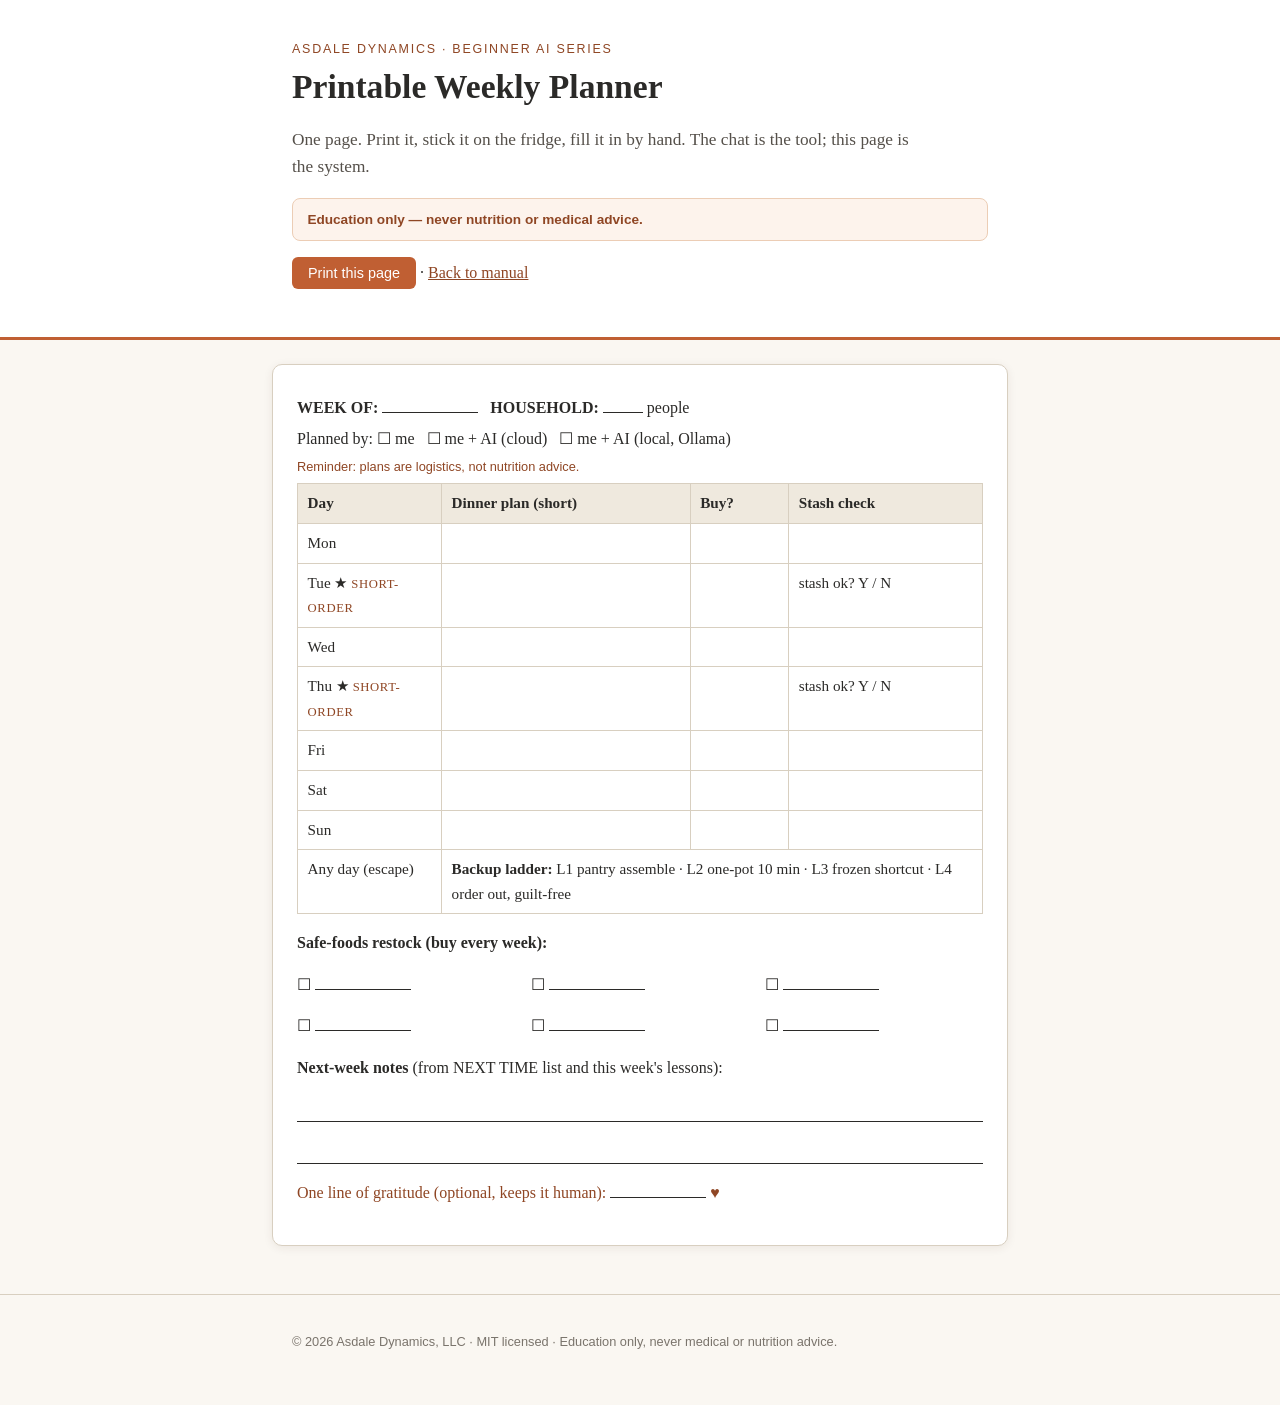
<file: site/planner.html>
<!DOCTYPE html>
<html lang="en">
<head>
<meta charset="utf-8">
<meta name="viewport" content="width=device-width, initial-scale=1">
<title>Printable Planner — Meal Planning with Free AI</title>
<link rel="stylesheet" href="style.css">
<style>
@media print {
  .no-print { display: none; }
  body { background: #fff; }
  .planner-sheet { box-shadow: none; margin: 0; padding: 0; }
}
</style>
</head>
<body class="print-page">
<header class="site-header no-print">
  <div class="wrap">
    <p class="kicker">Asdale Dynamics · Beginner AI Series</p>
    <h1>Printable Weekly Planner</h1>
    <p class="tagline">One page. Print it, stick it on the fridge, fill it in by hand. The chat is the tool; this page is the system.</p>
    <p class="disclaimer"><strong>Education only — never nutrition or medical advice.</strong></p>
    <p><button onclick="window.print()">Print this page</button> · <a href="index.html">Back to manual</a></p>
  </div>
</header>

<main class="planner-sheet wrap">
  <div class="p-head">
    <p><strong>WEEK OF:</strong> <span class="fill"></span> &nbsp; <strong>HOUSEHOLD:</strong> <span class="fill small"></span> people</p>
    <p>Planned by: ☐ me &nbsp; ☐ me + AI (cloud) &nbsp; ☐ me + AI (local, Ollama)</p>
    <p class="p-reminder">Reminder: plans are logistics, not nutrition advice.</p>
  </div>

  <table class="plan-table">
    <thead>
      <tr><th>Day</th><th>Dinner plan (short)</th><th>Buy?</th><th>Stash check</th></tr>
    </thead>
    <tbody>
      <tr><td>Mon</td><td></td><td></td><td></td></tr>
      <tr><td class="star">Tue ★ <small>short-order</small></td><td></td><td></td><td>stash ok? Y / N</td></tr>
      <tr><td>Wed</td><td></td><td></td><td></td></tr>
      <tr><td class="star">Thu ★ <small>short-order</small></td><td></td><td></td><td>stash ok? Y / N</td></tr>
      <tr><td>Fri</td><td></td><td></td><td></td></tr>
      <tr><td>Sat</td><td></td><td></td><td></td></tr>
      <tr><td>Sun</td><td></td><td></td><td></td></tr>
      <tr><td>Any day (escape)</td><td colspan="3"><strong>Backup ladder:</strong> L1 pantry assemble · L2 one-pot 10 min · L3 frozen shortcut · L4 order out, guilt-free</td></tr>
    </tbody>
  </table>

  <p><strong>Safe-foods restock (buy every week):</strong></p>
  <p class="grid6">
    <span>☐ <span class="fill"></span></span>
    <span>☐ <span class="fill"></span></span>
    <span>☐ <span class="fill"></span></span>
    <span>☐ <span class="fill"></span></span>
    <span>☐ <span class="fill"></span></span>
    <span>☐ <span class="fill"></span></span>
  </p>

  <p><strong>Next-week notes</strong> (from NEXT TIME list and this week's lessons):</p>
  <p><span class="write-line"></span></p>
  <p><span class="write-line"></span></p>

  <p class="gratitude">One line of gratitude (optional, keeps it human): <span class="fill"></span> ♥</p>
</main>

<footer class="site-footer no-print">
  <div class="wrap">
    <p>© 2026 Asdale Dynamics, LLC · MIT licensed · Education only, never medical or nutrition advice.</p>
  </div>
</footer>
</body>
</html>
</file>
<file: site/style.css>
:root {
  --ink: #2b2a28;
  --paper: #faf7f2;
  --card: #ffffff;
  --accent: #c05f33;
  --accent-dark: #8f4624;
  --soft: #e7dfd3;
  --rule: #d8cfc0;
}

* { box-sizing: border-box; }

body {
  margin: 0;
  color: var(--ink);
  background: var(--paper);
  font-family: Georgia, "Times New Roman", serif;
  line-height: 1.6;
}

.wrap { max-width: 46rem; margin: 0 auto; padding: 0 1.25rem; }

h1, h2, h3, h4 { font-family: Georgia, serif; line-height: 1.25; }

a { color: var(--accent-dark); }

code, pre, kbd {
  font-family: "SFMono-Regular", Consolas, "Liberation Mono", monospace;
  font-size: 0.9em;
}

pre {
  background: #2b2a28;
  color: #f4efe6;
  padding: 1rem 1.1rem;
  border-radius: 8px;
  overflow-x: auto;
}

.site-header {
  background: var(--card);
  border-bottom: 3px solid var(--accent);
  padding: 2.5rem 0 2rem;
}

.kicker {
  font-family: Verdana, sans-serif;
  font-size: 0.78rem;
  letter-spacing: 0.14em;
  text-transform: uppercase;
  color: var(--accent-dark);
  margin: 0 0 0.4rem;
}

h1 { font-size: 2.1rem; margin: 0.2rem 0 0.6rem; }

.tagline { font-size: 1.08rem; color: #55504a; max-width: 40rem; }

.disclaimer {
  font-family: Verdana, sans-serif;
  font-size: 0.85rem;
  background: #fdf3ec;
  border: 1px solid #eccdb5;
  border-radius: 8px;
  padding: 0.6rem 0.9rem;
  color: var(--accent-dark);
}

.toc {
  background: var(--card);
  border: 1px solid var(--rule);
  border-radius: 10px;
  padding: 1.25rem 1.5rem 1.5rem;
  margin: 1.5rem auto;
}

.toc ol { padding-left: 1.2rem; margin: 0; }

.toc li { margin: 0.4rem 0; }

main section { margin: 2.5rem 0; }

main h2 { border-bottom: 2px solid var(--soft); padding-bottom: 0.3rem; }

table {
  border-collapse: collapse;
  width: 100%;
  font-size: 0.95rem;
}

th, td {
  border: 1px solid var(--rule);
  padding: 0.45rem 0.6rem;
  text-align: left;
  vertical-align: top;
}

th { background: #efe9de; }

blockquote {
  border-left: 4px solid var(--accent);
  margin: 1rem 0;
  padding: 0.2rem 1rem;
  background: #fdf3ec;
  color: #5c4638;
}

.site-footer {
  border-top: 1px solid var(--rule);
  padding: 1.5rem 0 2.5rem;
  font-family: Verdana, sans-serif;
  font-size: 0.8rem;
  color: #7a746c;
}

/* ---------- printable planner ---------- */

.print-page { background: var(--paper); }

.planner-sheet {
  background: var(--card);
  border: 1px solid var(--rule);
  border-radius: 10px;
  padding: 1.5rem;
  margin: 1.5rem auto 3rem;
  box-shadow: 0 2px 10px rgba(60, 44, 20, 0.08);
}

.p-head p { margin: 0.35rem 0; }

.p-reminder {
  font-family: Verdana, sans-serif;
  font-size: 0.8rem;
  color: var(--accent-dark);
}

.plan-table { page-break-inside: avoid; }

.plan-table th, .plan-table td { height: 2.4rem; }

.plan-table td:first-child, .plan-table th:first-child { width: 9rem; }

.plan-table .star small { text-transform: uppercase; letter-spacing: 0.05em; color: var(--accent-dark); }

button {
  font-family: Verdana, sans-serif;
  font-size: 0.9rem;
  background: var(--accent);
  color: #fff;
  border: none;
  border-radius: 6px;
  padding: 0.5rem 1rem;
  cursor: pointer;
}

button:hover { background: var(--accent-dark); }

.fill {
  display: inline-block;
  min-width: 6rem;
  border-bottom: 1px solid var(--ink);
}

.fill.small { min-width: 2.5rem; }

.write-line {
  display: block;
  min-height: 1.6rem;
  border-bottom: 1px solid var(--ink);
}

.grid6 {
  display: grid;
  grid-template-columns: 1fr 1fr 1fr;
  gap: 1rem;
}

.gratitude { color: var(--accent-dark); }

/* chapter pages (generated) */

.chapter-nav {
  display: flex;
  justify-content: space-between;
  gap: 1rem;
  font-family: Verdana, sans-serif;
  font-size: 0.85rem;
  margin: 2.5rem 0 3rem;
}

.chapter-nav a { text-decoration: none; }
</file>
